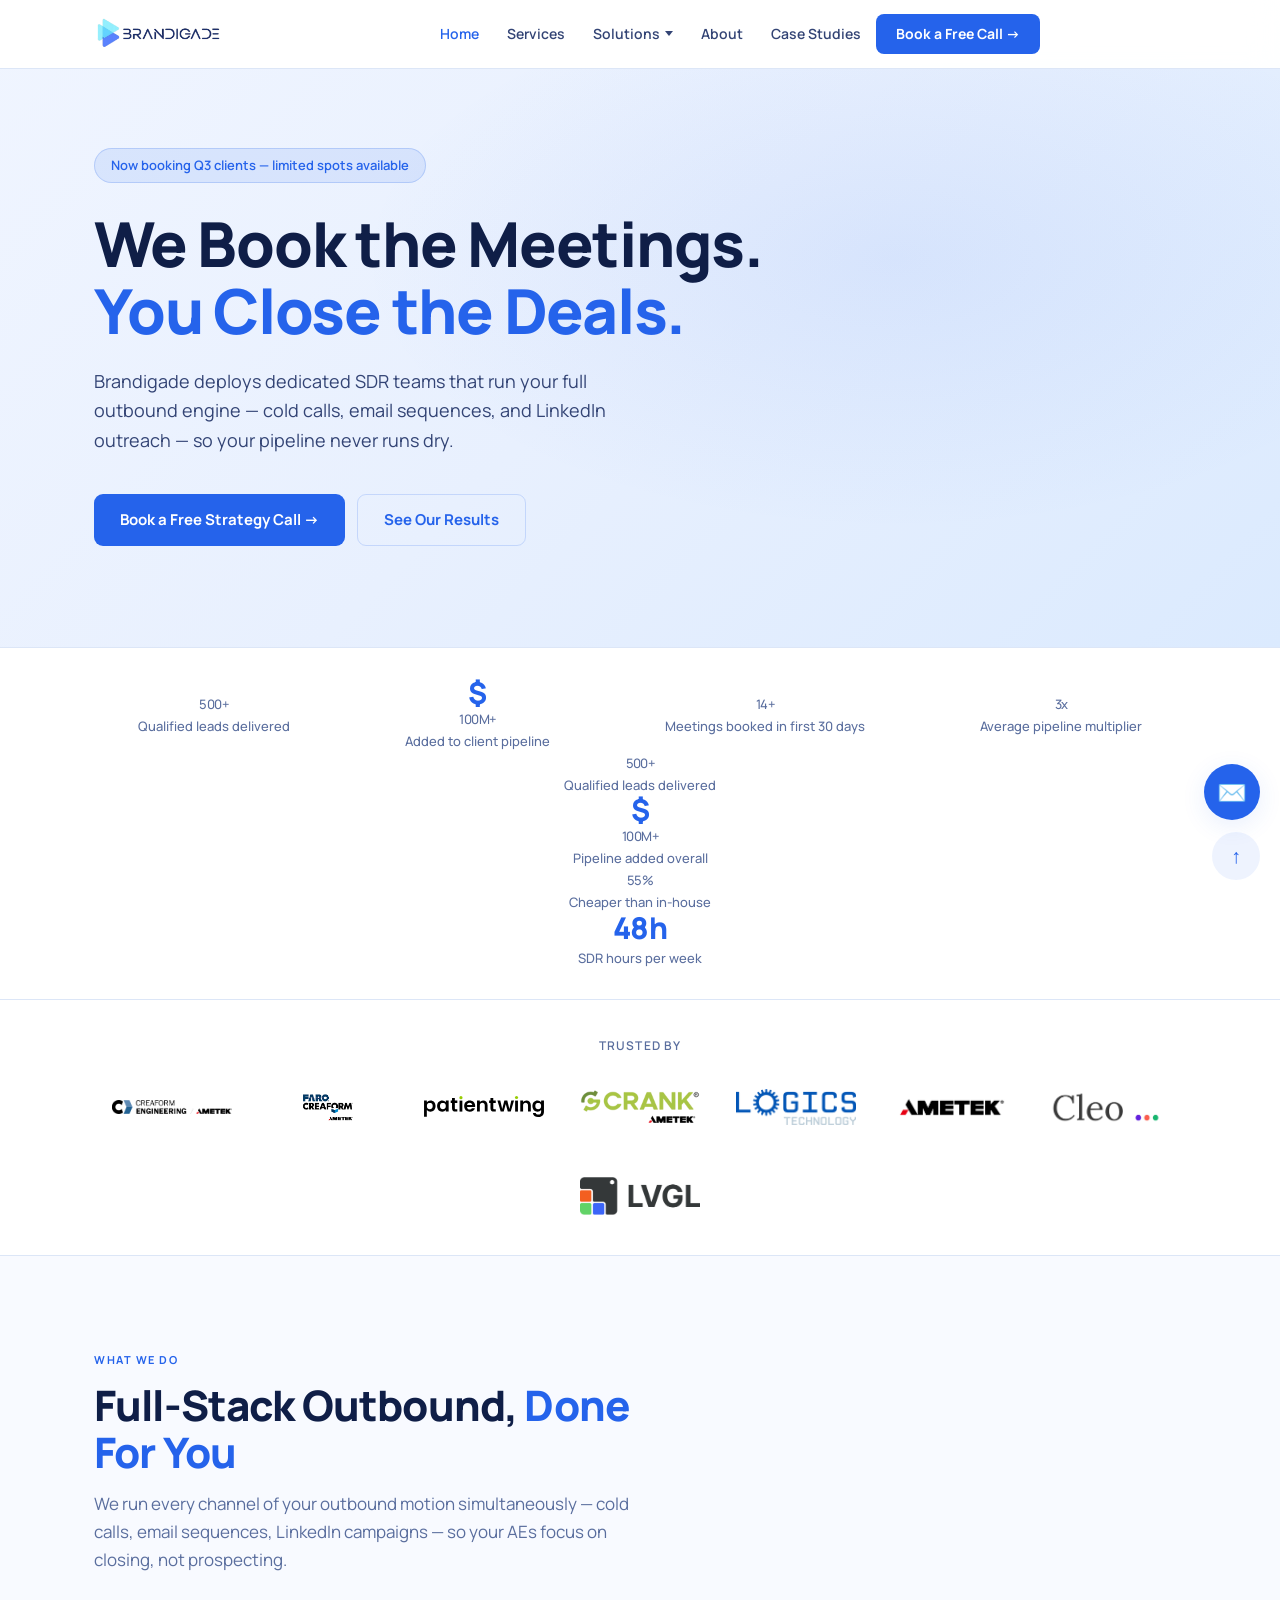
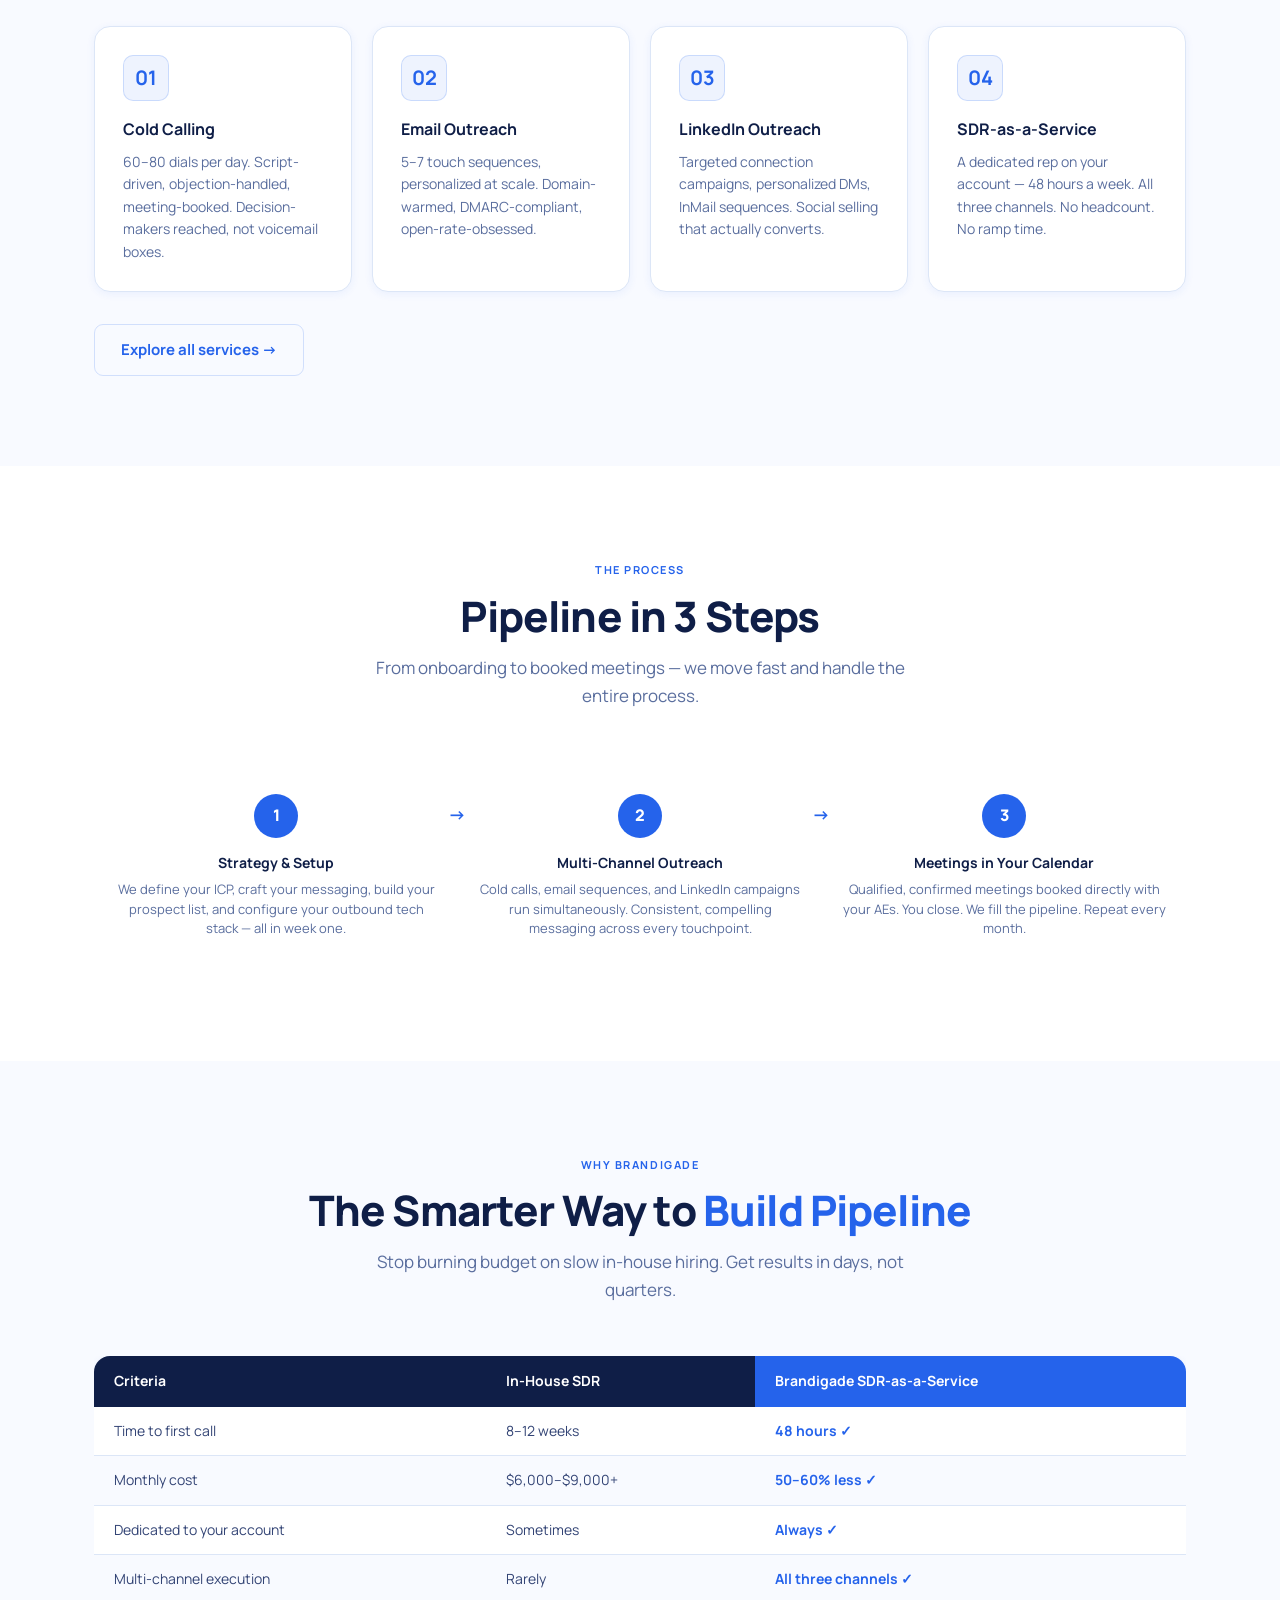
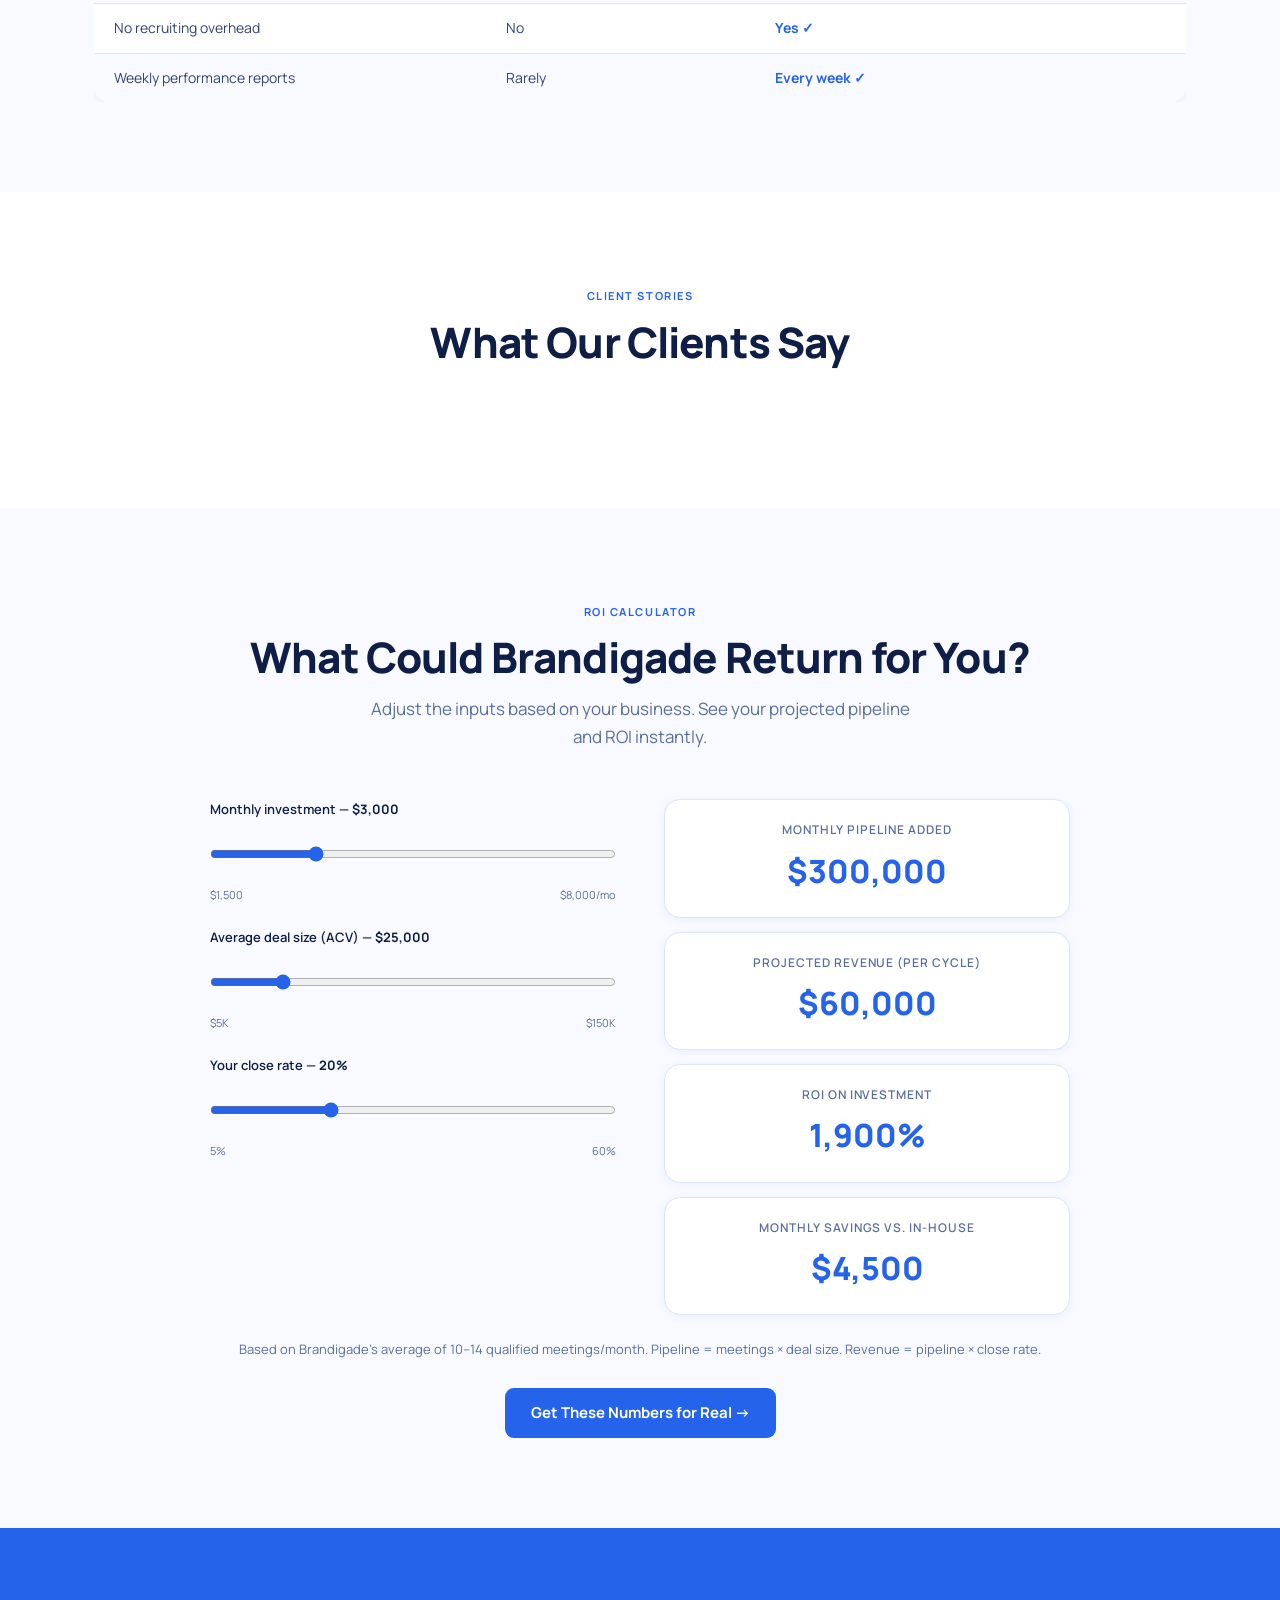
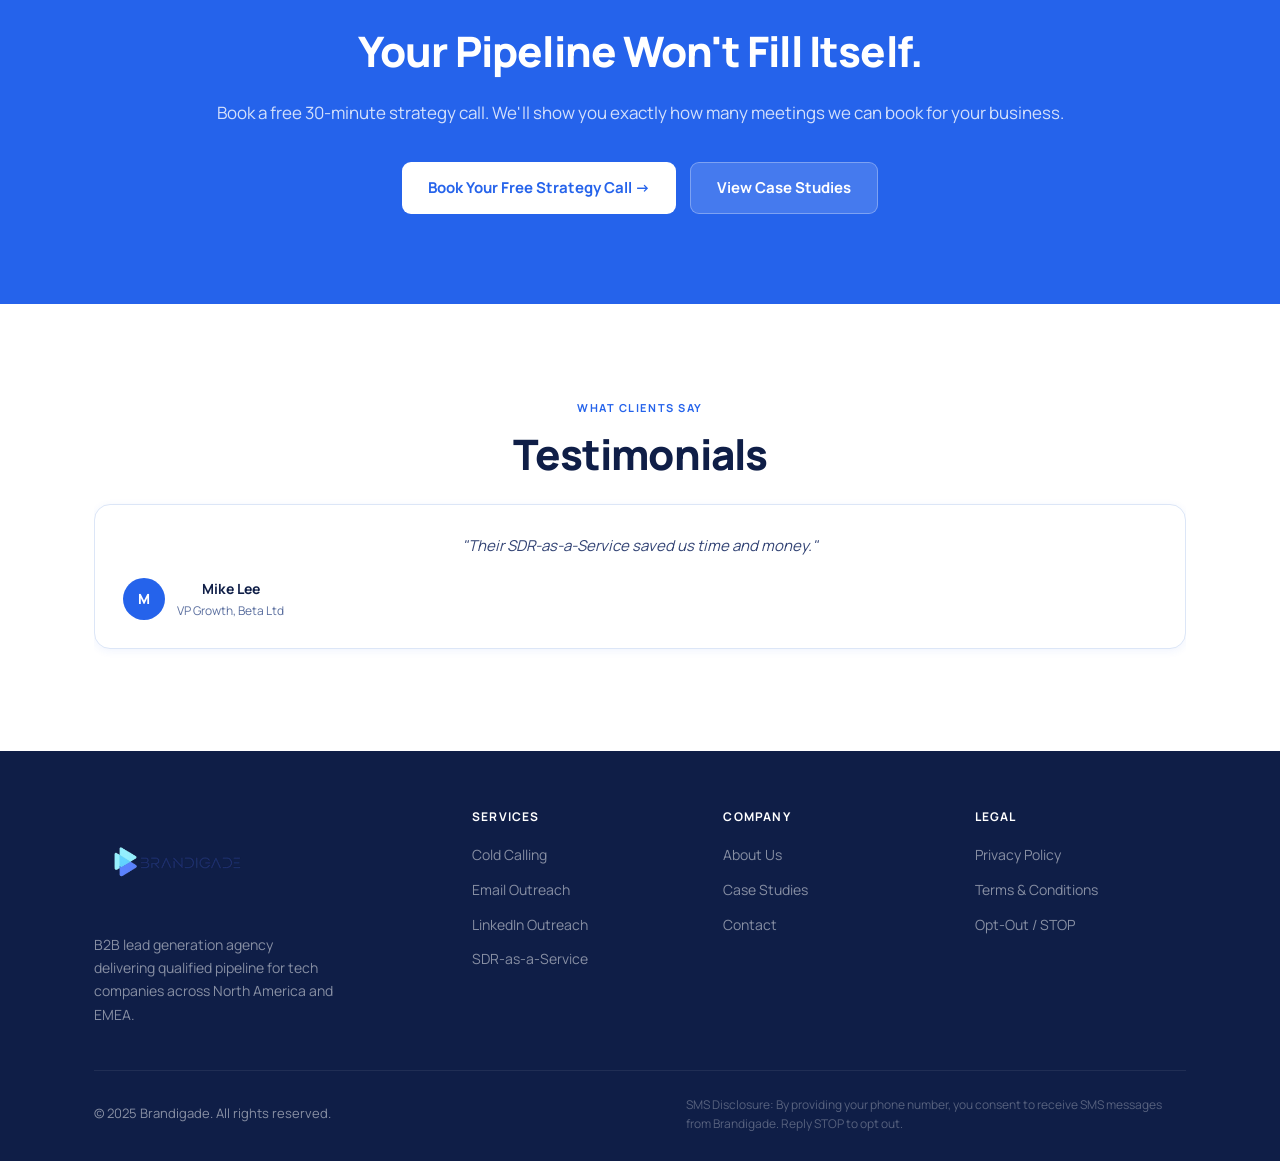
<file: index.html>
<!DOCTYPE html>
<html lang="en">

<head>
  <meta charset="UTF-8" />
  <meta name="viewport" content="width=device-width, initial-scale=1.0" />
  <title>Brandigade — B2B Lead Generation &amp; SDR Agency</title>
  <meta name="description"
    content="Brandigade books qualified sales meetings for B2B tech companies. Dedicated SDR teams running cold calls, email, and LinkedIn outreach — done for you." />
  <link rel="preconnect" href="https://fonts.googleapis.com" />
  <link rel="preconnect" href="https://fonts.gstatic.com" crossorigin />
  <link href="https://fonts.googleapis.com/css2?family=Manrope:wght@300;400;500;600;700;800&display=swap"
    rel="stylesheet" />
  <link rel="stylesheet" href="/styles.css" />
  <link rel="icon" href="/favicon.png">
  <script>
    function initApollo() {
      var n = Math.random().toString(36).substring(7), o = document.createElement("script");
      o.src = "https://assets.apollo.io/micro/website-tracker/tracker.iife.js?nocache=" + n, o.async = !0, o.defer = !0,
        o.onload = function () { window.trackingFunctions.onLoad({ appId: "6a284464f0919300207b88dd" }) },
        document.head.appendChild(o)
    } initApollo();
  </script>
</head>

<body>

  <nav class="nav" id="nav">
    <div class="nav-inner">
      <a href="/index.html" class="nav-logo"><img src="/12.png" alt="Brandigade" /></a>
      <ul class="nav-links" id="nav-links">
        <li><a href="/index.html" class="active">Home</a></li>
        <li><a href="/services.html">Services</a></li>
        <li>
          <button class="dd-toggle">Solutions</button>
          <div class="dropdown">
            <a href="/solutions-textile.html">
              <div class="dd-icon">T&amp;M</div>
              <div class="dd-text"><strong>Textile &amp; Manufacturing</strong><span>Connect manufacturers with EU &amp;
                  US buyers</span></div>
            </a>
          </div>
        </li>
        <li><a href="/about.html">About</a></li>
        <li><a href="/case-studies.html">Case Studies</a></li>
        <li><a href="/contact.html" class="nav-cta">Book a Free Call &rarr;</a></li>
      </ul>
      <button class="nav-toggle" id="nav-toggle" aria-label="Menu"><span></span><span></span><span></span></button>
    </div>
  </nav>

  <!-- HERO -->
  <section class="hero">
    <div class="container">
      <div class="hero-content">
        <div class="hero-badge">Now booking Q3 clients &mdash; limited spots available</div>
        <h1>We Book the Meetings.<br><em>You Close the Deals.</em></h1>
        <iframe width="180" height="180"
          src="https://clutch.co/share/badges/2643044/15452?utm_source=clutch_top_company_badge&utm_medium=image_embed"
          title="Top Clutch Bpo Company Arkansas 2026" style="border:none; float:right; margin-left:16px;"></iframe>
        <p>Brandigade deploys dedicated SDR teams that run your full outbound engine &mdash; cold calls, email
          sequences, and LinkedIn outreach &mdash; so your pipeline never runs dry.</p>
        <div class="hero-btns">
          <a href="/contact.html" class="btn btn-primary">Book a Free Strategy Call &rarr;</a>
          <a href="/case-studies.html" class="btn btn-ghost">See Our Results</a>
        </div>
      </div>
    </div>
  </section>



  <!-- STATS -->
  <div class="stats-bar">
    <div class="container">
          <div class="stats-inner">
      <div class="stat">
        <strong><span class="counter" data-target="500" data-suffix="+">0+</span></strong>
        <span>Qualified leads delivered</span>
      </div>
      <div class="stat">
        <strong>$<span class="counter" data-target="100" data-suffix="M+">0</span></strong>
        <span>Added to client pipeline</span>
      </div>
      <div class="stat">
        <strong><span class="counter" data-target="14" data-suffix="+">0+</span></strong>
        <span>Meetings booked in first 30 days</span>
      </div>
      <div class="stat">
        <strong><span class="counter" data-target="3" data-suffix="x">0</span></strong>
        <span>Average pipeline multiplier</span>
      </div>
    </div>
        <div class="stat"><strong><span class="counter" data-target="500"
              data-suffix="+">0+</span></strong><span>Qualified leads delivered</span></div>
        <div class="stat"><strong>$<span class="counter" data-target="100"
              data-suffix="M+">0</span></strong><span>Pipeline added overall</span></div>
        <div class="stat"><strong><span class="counter" data-target="55" data-suffix="%">0%</span></strong><span>Cheaper
            than in-house</span></div>
        <div class="stat"><strong>48h</strong><span>SDR hours per week</span></div>
      </div>
    </div>
  </div>

  <!-- TRUST -->
  <div class="trust-wrap" style="border-bottom:1px solid var(--border);">
    <div class="container">
      <p class="trust-label">Trusted by</p>
      <div class="trust-logos">
        <img src="/ce.png" alt="Creaform Engineering" class="trust-logo" />
        <img src="/FARO.png" alt="FARO" class="trust-logo" />
        <img src="/patientwing.svg" alt="PatientWing" class="trust-logo" />
        <img src="/crank.webp" alt="Crank Software" class="trust-logo" />
        <img src="/logis.avif" alt="Logics Technology" class="trust-logo" />
        <img src="/ametek-vector-logo.png" alt="AMETEK" class="trust-logo" />
        <img src="/cleohr.avif" alt="Cleo HR" class="trust-logo" />
        <img src="/lvgl.png" alt="LVGL" class="trust-logo" />
      </div>
    </div>
  </div>

  <!-- WHAT WE DO -->
  <section class="section section-alt">
    <div class="container">
      <div style="max-width:600px; margin-bottom:52px;">
        <div class="section-label">What We Do</div>
        <h2 class="section-title">Full-Stack Outbound, <em>Done For You</em></h2>
        <p class="section-sub">We run every channel of your outbound motion simultaneously &mdash; cold calls, email
          sequences, LinkedIn campaigns &mdash; so your AEs focus on closing, not prospecting.</p>
      </div>
      <div class="grid-4">
        <div class="card">
          <div class="card-icon">01</div>
          <h3>Cold Calling</h3>
          <p>60&ndash;80 dials per day. Script-driven, objection-handled, meeting-booked. Decision-makers reached, not
            voicemail boxes.</p>
        </div>
        <div class="card">
          <div class="card-icon">02</div>
          <h3>Email Outreach</h3>
          <p>5&ndash;7 touch sequences, personalized at scale. Domain-warmed, DMARC-compliant, open-rate-obsessed.</p>
        </div>
        <div class="card">
          <div class="card-icon">03</div>
          <h3>LinkedIn Outreach</h3>
          <p>Targeted connection campaigns, personalized DMs, InMail sequences. Social selling that actually converts.
          </p>
        </div>
        <div class="card">
          <div class="card-icon">04</div>
          <h3>SDR-as-a-Service</h3>
          <p>A dedicated rep on your account &mdash; 48 hours a week. All three channels. No headcount. No ramp time.
          </p>
        </div>
      </div>
      <div style="margin-top:32px;"><a href="/services.html" class="btn btn-ghost">Explore all services &rarr;</a></div>
    </div>
  </section>

  <!-- PROCESS -->
  <section class="section">
    <div class="container">
      <div class="centered" style="margin-bottom:52px;">
        <div class="section-label">The Process</div>
        <h2 class="section-title">Pipeline in 3 Steps</h2>
        <p class="section-sub">From onboarding to booked meetings &mdash; we move fast and handle the entire process.
        </p>
      </div>
      <div class="process">
        <div class="process-step">
          <div class="step-num">1</div>
          <h4>Strategy &amp; Setup</h4>
          <p>We define your ICP, craft your messaging, build your prospect list, and configure your outbound tech stack
            &mdash; all in week one.</p>
        </div>
        <div class="process-step">
          <div class="step-num">2</div>
          <h4>Multi-Channel Outreach</h4>
          <p>Cold calls, email sequences, and LinkedIn campaigns run simultaneously. Consistent, compelling messaging
            across every touchpoint.</p>
        </div>
        <div class="process-step">
          <div class="step-num">3</div>
          <h4>Meetings in Your Calendar</h4>
          <p>Qualified, confirmed meetings booked directly with your AEs. You close. We fill the pipeline. Repeat every
            month.</p>
        </div>
      </div>
    </div>
  </section>

  <!-- COMPARISON -->
  <section class="section section-alt">
    <div class="container">
      <div class="centered" style="margin-bottom:52px;">
        <div class="section-label">Why Brandigade</div>
        <h2 class="section-title">The Smarter Way to <em>Build Pipeline</em></h2>
        <p class="section-sub">Stop burning budget on slow in-house hiring. Get results in days, not quarters.</p>
      </div>
      <div style="overflow-x:auto;">
        <table class="compare-table">
          <thead>
            <tr>
              <th>Criteria</th>
              <th>In-House SDR</th>
              <th>Brandigade SDR-as-a-Service</th>
            </tr>
          </thead>
          <tbody>
            <tr>
              <td>Time to first call</td>
              <td>8&ndash;12 weeks</td>
              <td>48 hours &#10003;</td>
            </tr>
            <tr>
              <td>Monthly cost</td>
              <td>$6,000&ndash;$9,000+</td>
              <td>50&ndash;60% less &#10003;</td>
            </tr>
            <tr>
              <td>Dedicated to your account</td>
              <td>Sometimes</td>
              <td>Always &#10003;</td>
            </tr>
            <tr>
              <td>Multi-channel execution</td>
              <td>Rarely</td>
              <td>All three channels &#10003;</td>
            </tr>
            <tr>
              <td>No recruiting overhead</td>
              <td>No</td>
              <td>Yes &#10003;</td>
            </tr>
            <tr>
              <td>Weekly performance reports</td>
              <td>Rarely</td>
              <td>Every week &#10003;</td>
            </tr>
          </tbody>
        </table>
      </div>
    </div>
  </section>

  <!-- CLUTCH REVIEWS -->
  <section class="section">
    <div class="container">
      <div class="centered" style="margin-bottom:52px;">
        <div class="section-label">Client Stories</div>
        <h2 class="section-title">What Our Clients Say</h2>
      </div>
      <div style="display:flex; justify-content:center;">
        <div class="clutch-widget" data-url="https://widget.clutch.co" data-widget-type="3" data-height="320"
          data-nofollow="false" data-expandifr="true" data-scale="100" data-reviews="458948"
          data-clutchcompany-id="2643044"></div>
      </div>
    </div>
  </section>

  <!-- ROI CALCULATOR -->
  <section class="section section-alt">
    <div class="container">
      <div class="centered" style="margin-bottom:48px;">
        <div class="section-label">ROI Calculator</div>
        <h2 class="section-title">What Could Brandigade Return for You?</h2>
        <p class="section-sub">Adjust the inputs based on your business. See your projected pipeline and ROI instantly.
        </p>
      </div>
      <div
        style="display:grid; grid-template-columns:1fr 1fr; gap:48px; align-items:start; max-width:860px; margin:0 auto;">
        <div style="display:grid; gap:24px;">
          <div>
            <label>Monthly investment &mdash; <strong class="r-display" data-for="r-inv">$3,000</strong></label>
            <input type="range" id="r-inv" min="1500" max="8000" step="100" value="3000"
              style="width:100%; margin-top:8px; accent-color:var(--blue);" />
            <div
              style="display:flex; justify-content:space-between; font-size:11px; color:var(--text-light); margin-top:4px;">
              <span>$1,500</span><span>$8,000/mo</span>
            </div>
          </div>
          <div>
            <label>Average deal size (ACV) &mdash; <strong class="r-display" data-for="r-deal">$25,000</strong></label>
            <input type="range" id="r-deal" min="5000" max="150000" step="1000" value="25000"
              style="width:100%; margin-top:8px; accent-color:var(--blue);" />
            <div
              style="display:flex; justify-content:space-between; font-size:11px; color:var(--text-light); margin-top:4px;">
              <span>$5K</span><span>$150K</span>
            </div>
          </div>
          <div>
            <label>Your close rate &mdash; <strong class="r-display" data-for="r-rate">20%</strong></label>
            <input type="range" id="r-rate" min="5" max="60" step="1" value="20"
              style="width:100%; margin-top:8px; accent-color:var(--blue);" />
            <div
              style="display:flex; justify-content:space-between; font-size:11px; color:var(--text-light); margin-top:4px;">
              <span>5%</span><span>60%</span>
            </div>
          </div>
        </div>
        <div style="display:grid; gap:14px;">
          <div class="card" style="text-align:center; padding:20px;">
            <div
              style="font-size:12px; color:var(--text-light); font-weight:600; text-transform:uppercase; letter-spacing:0.08em; margin-bottom:6px;">
              Monthly Pipeline Added</div>
            <div style="font-size:32px; font-weight:800; color:var(--blue);" id="roi-pipeline">$300,000</div>
          </div>
          <div class="card" style="text-align:center; padding:20px;">
            <div
              style="font-size:12px; color:var(--text-light); font-weight:600; text-transform:uppercase; letter-spacing:0.08em; margin-bottom:6px;">
              Projected Revenue (per cycle)</div>
            <div style="font-size:32px; font-weight:800; color:var(--blue);" id="roi-revenue">$60,000</div>
          </div>
          <div class="card" style="text-align:center; padding:20px;">
            <div
              style="font-size:12px; color:var(--text-light); font-weight:600; text-transform:uppercase; letter-spacing:0.08em; margin-bottom:6px;">
              ROI on Investment</div>
            <div style="font-size:32px; font-weight:800; color:var(--blue);" id="roi-percent">1,900%</div>
          </div>
          <div class="card" style="text-align:center; padding:20px;">
            <div
              style="font-size:12px; color:var(--text-light); font-weight:600; text-transform:uppercase; letter-spacing:0.08em; margin-bottom:6px;">
              Monthly Savings vs. In-House</div>
            <div style="font-size:32px; font-weight:800; color:var(--blue);" id="roi-savings">$4,500</div>
          </div>
        </div>
      </div>
      <p style="text-align:center; font-size:13px; color:var(--text-light); margin-top:24px;">Based on Brandigade's
        average of 10&ndash;14 qualified meetings/month. Pipeline = meetings &times; deal size. Revenue = pipeline
        &times; close rate.</p>
      <div style="text-align:center; margin-top:28px;"><a href="/contact.html" class="btn btn-primary">Get These Numbers
          for Real &rarr;</a></div>
    </div>
  </section>

  <!-- CTA -->
  <section class="cta-section">
    <div class="container">
      <h2>Your Pipeline Won't Fill Itself.</h2>
      <p>Book a free 30-minute strategy call. We'll show you exactly how many meetings we can book for your business.
      </p>
      <div style="display:flex; gap:14px; justify-content:center; flex-wrap:wrap;">
        <a href="/contact.html" class="btn btn-white">Book Your Free Strategy Call &rarr;</a>
        <a href="/case-studies.html" class="btn"
          style="background:rgba(255,255,255,0.15); color:#fff; border:1.5px solid rgba(255,255,255,0.3);">View Case
          Studies</a>
      </div>
    </div>
  </section>

<!-- EMAIL BUTTON -->
<a href="mailto:info@brandigade.com" class="email-float" aria-label="Email Brandigade">✉️</a>

<!-- BACK TO TOP -->
<button class="backtop-float" aria-label="Back to top">↑</button>

<!-- TESTIMONIALS -->
<section class="section testi-section">
  <div class="container centered">
    <div class="section-label">What Clients Say</div>
    <h2 class="section-title">Testimonials</h2>
    <div class="testi-carousel">
      <!-- slide -->
      <div class="slide">
        <div class="testi">
          <div class="testi-text">"Their SDR‑as‑a‑Service saved us time and money."</div>
          <div class="testi-author">
            <div class="avatar">M</div>
            <div>
              <div class="testi-name">Mike Lee</div>
              <div class="testi-role">VP Growth, Beta Ltd</div>
            </div>
          </div>
        </div>
      </div>
    </div>
  </div>
</section>

  <footer>
    <div class="container">
      <div class="footer-grid">
        <div class="footer-brand"><img src="/12.png" alt="Brandigade" style="height:112px;" />
          <p>B2B lead generation agency delivering qualified pipeline for tech companies across North America and EMEA.
          </p>
        </div>
        <div class="footer-col">
          <h5>Services</h5>
          <ul>
            <li><a href="/services.html">Cold Calling</a></li>
            <li><a href="/services.html">Email Outreach</a></li>
            <li><a href="/services.html">LinkedIn Outreach</a></li>
            <li><a href="/services.html">SDR-as-a-Service</a></li>
          </ul>
        </div>
        <div class="footer-col">
          <h5>Company</h5>
          <ul>
            <li><a href="/about.html">About Us</a></li>
            <li><a href="/case-studies.html">Case Studies</a></li>
            <li><a href="/contact.html">Contact</a></li>
          </ul>
        </div>
        <div class="footer-col">
          <h5>Legal</h5>
          <ul>
            <li><a href="/privacy.html">Privacy Policy</a></li>
            <li><a href="/terms.html">Terms &amp; Conditions</a></li>
            <li><a href="/contact.html">Opt-Out / STOP</a></li>
          </ul>
        </div>
      </div>
      <div class="footer-bottom">
        <p>&copy; 2025 Brandigade. All rights reserved.</p>
        <p style="font-size:12px;color:rgba(255,255,255,0.3);max-width:500px;">SMS Disclosure: By providing your phone
          number, you consent to receive SMS messages from Brandigade. Reply STOP to opt out.</p>
      </div>
    </div>
  </footer>
  <script type="text/javascript" src="https://widget.clutch.co/static/js/widget.js"></script>



  <div class="clutch-widget" data-url="https://widget.clutch.co" data-widget-type="7" data-height="65"
    data-nofollow="false" data-expandifr="true" data-scale="100" data-clutchcompany-id="2643044"></div>
  <script src="/script.js"></script>
</body>

</html>
</file>
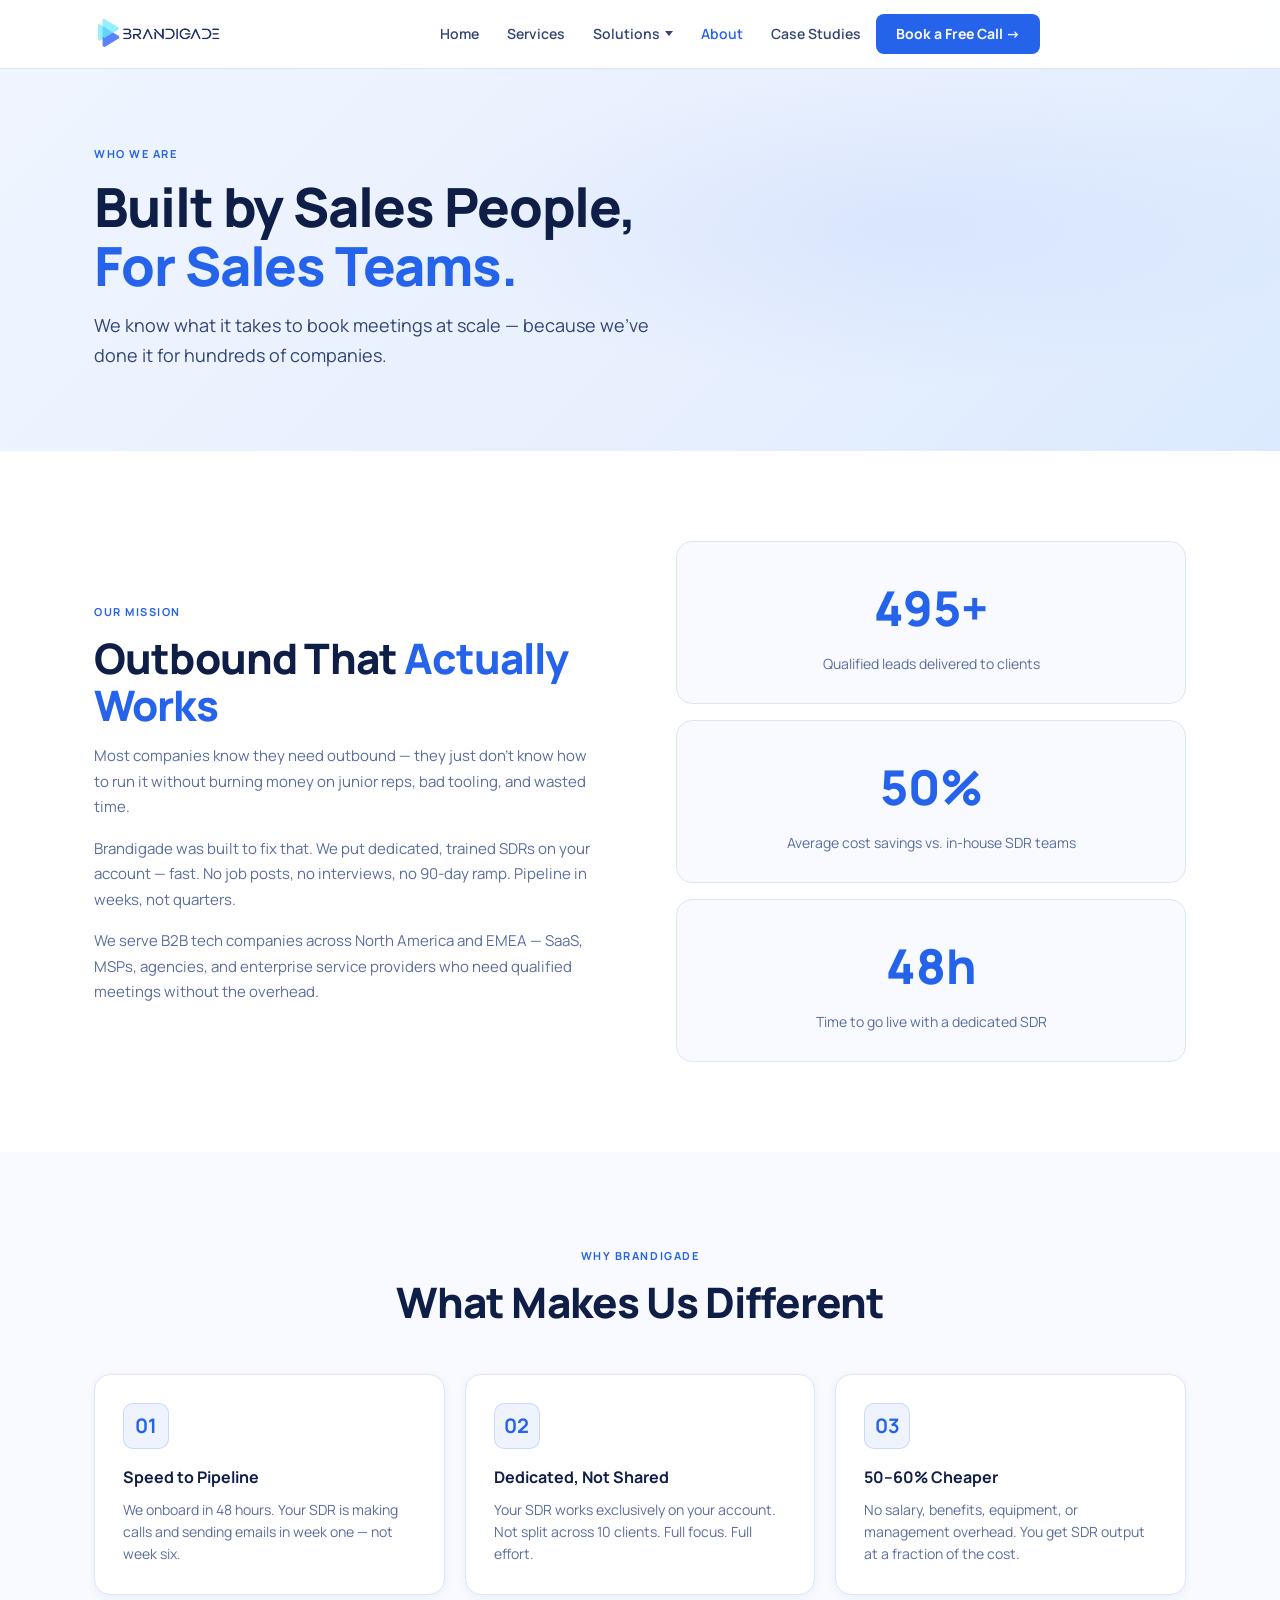
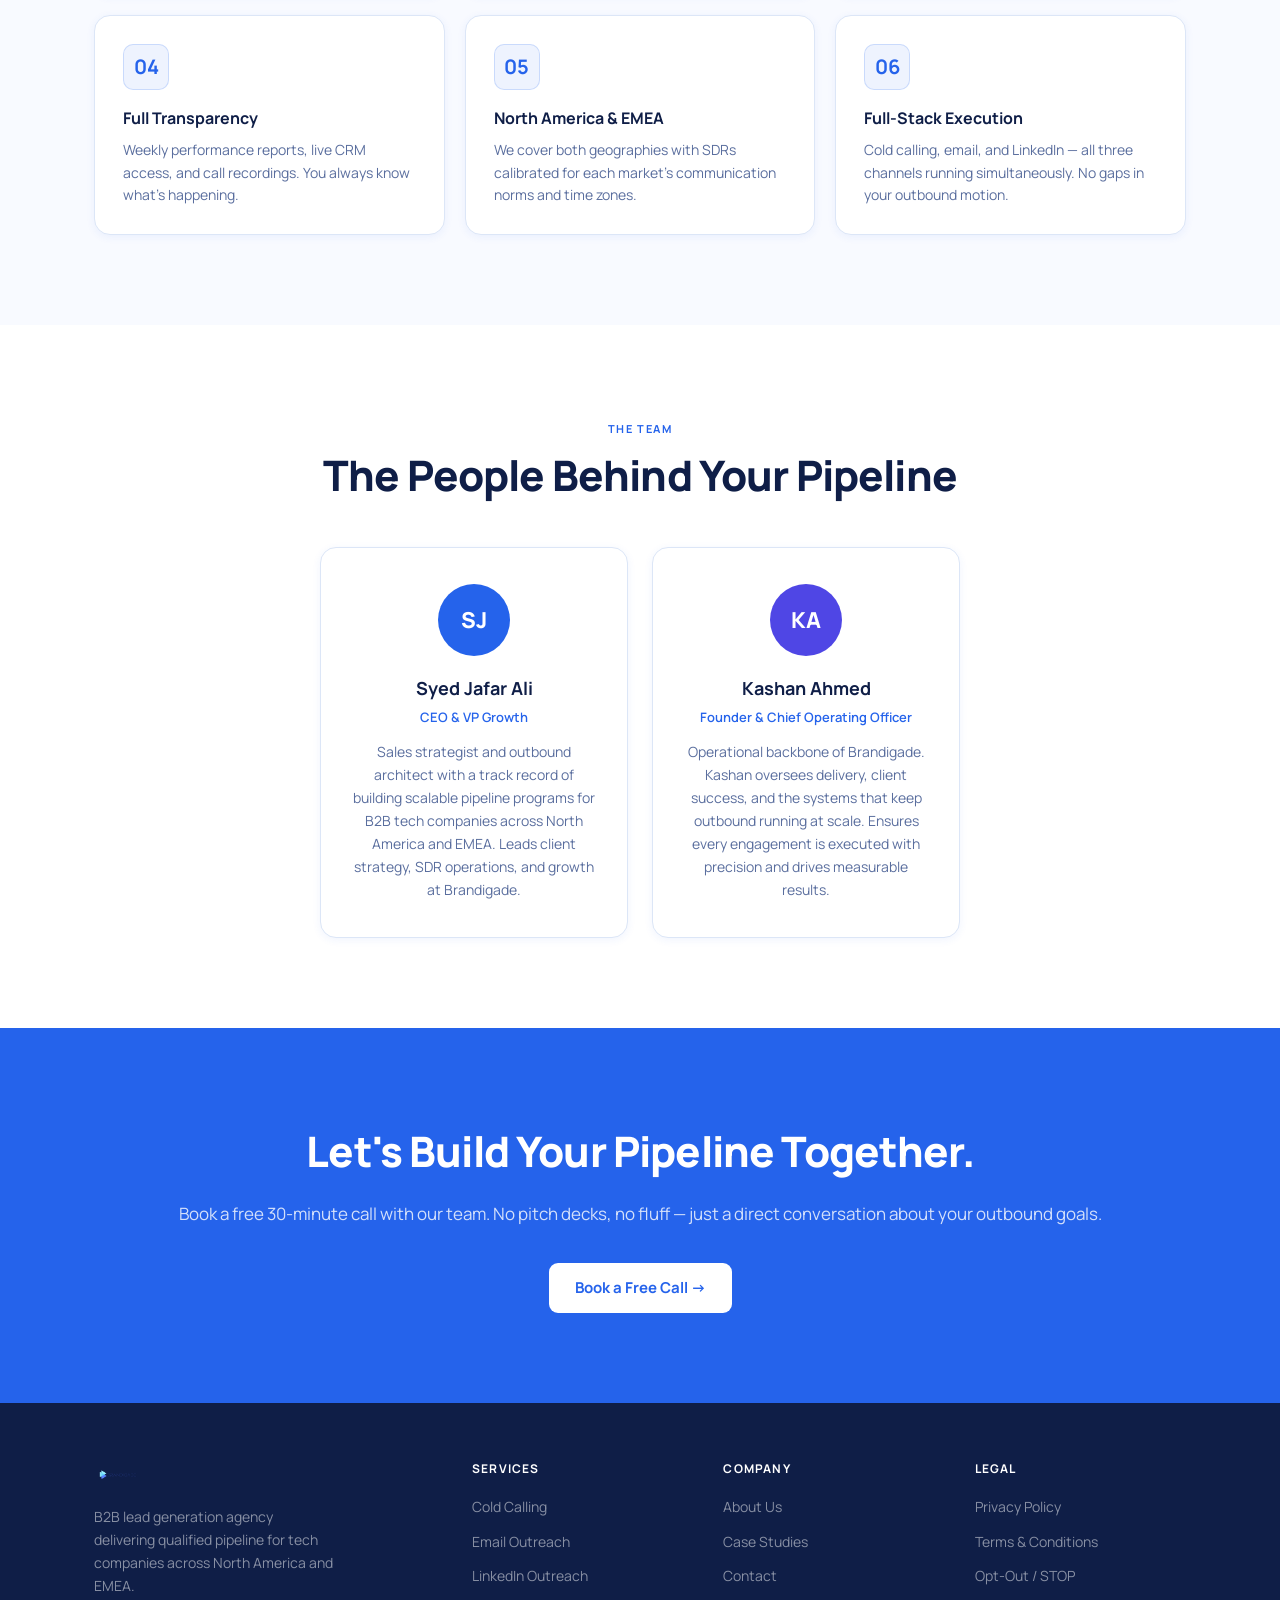
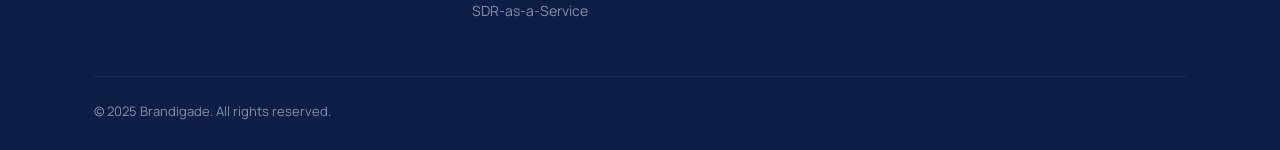
<file: about.html>
<!DOCTYPE html>
<html lang="en">
<head>
  <meta charset="UTF-8" /><meta name="viewport" content="width=device-width, initial-scale=1.0" />
  <title>About — Brandigade</title>
  <meta name="description" content="Brandigade is a B2B SDR agency built for tech companies who need pipeline without the overhead." />
  <link rel="preconnect" href="https://fonts.googleapis.com" /><link rel="preconnect" href="https://fonts.gstatic.com" crossorigin />
  <link href="https://fonts.googleapis.com/css2?family=Manrope:wght@300;400;500;600;700;800&display=swap" rel="stylesheet" />
  <link rel="stylesheet" href="/styles.css" />
</head>
<body>
<nav class="nav" id="nav">
  <div class="nav-inner">
    <a href="/index.html" class="nav-logo"><img src="/12.png" alt="Brandigade" /></a>
    <ul class="nav-links" id="nav-links">
      <li><a href="/index.html">Home</a></li>
      <li><a href="/services.html">Services</a></li>
      <li><button class="dd-toggle">Solutions</button><div class="dropdown"><a href="/solutions-textile.html"><div class="dd-icon">T&amp;M</div><div class="dd-text"><strong>Textile &amp; Manufacturing</strong><span>Connect manufacturers with EU &amp; US buyers</span></div></a></div></li>
      <li><a href="/about.html" class="active">About</a></li>
      <li><a href="/case-studies.html">Case Studies</a></li>
      <li><a href="/contact.html" class="nav-cta">Book a Free Call &rarr;</a></li>
    </ul>
    <button class="nav-toggle" id="nav-toggle" aria-label="Menu"><span></span><span></span><span></span></button>
  </div>
</nav>

<section class="page-hero">
  <div class="container"><div class="page-hero-inner">
    <div class="section-label">Who We Are</div>
    <h1>Built by Sales People,<br><em>For Sales Teams.</em></h1>
    <p>We know what it takes to book meetings at scale &mdash; because we've done it for hundreds of companies.</p>
  </div></div>
</section>

<!-- MISSION -->
<section class="section">
  <div class="container">
    <div class="split">
      <div>
        <div class="section-label">Our Mission</div>
        <h2 class="section-title">Outbound That <em>Actually Works</em></h2>
        <p style="font-size:15px; color:var(--text-light); line-height:1.7; margin-bottom:16px;">Most companies know they need outbound &mdash; they just don't know how to run it without burning money on junior reps, bad tooling, and wasted time.</p>
        <p style="font-size:15px; color:var(--text-light); line-height:1.7; margin-bottom:16px;">Brandigade was built to fix that. We put dedicated, trained SDRs on your account &mdash; fast. No job posts, no interviews, no 90-day ramp. Pipeline in weeks, not quarters.</p>
        <p style="font-size:15px; color:var(--text-light); line-height:1.7;">We serve B2B tech companies across North America and EMEA &mdash; SaaS, MSPs, agencies, and enterprise service providers who need qualified meetings without the overhead.</p>
      </div>
      <div style="display:grid; gap:16px;">
        <div style="text-align:center; padding:28px; background:var(--off-white); border-radius:var(--radius-lg); border:1px solid var(--border);"><div style="font-size:48px; font-weight:800; color:var(--blue);"><span class="counter" data-target="500" data-suffix="+">0+</span></div><div style="font-size:14px; color:var(--text-light); margin-top:6px;">Qualified leads delivered to clients</div></div>
        <div style="text-align:center; padding:28px; background:var(--off-white); border-radius:var(--radius-lg); border:1px solid var(--border);"><div style="font-size:48px; font-weight:800; color:var(--blue);">50%</div><div style="font-size:14px; color:var(--text-light); margin-top:6px;">Average cost savings vs. in-house SDR teams</div></div>
        <div style="text-align:center; padding:28px; background:var(--off-white); border-radius:var(--radius-lg); border:1px solid var(--border);"><div style="font-size:48px; font-weight:800; color:var(--blue);">48h</div><div style="font-size:14px; color:var(--text-light); margin-top:6px;">Time to go live with a dedicated SDR</div></div>
      </div>
    </div>
  </div>
</section>

<!-- DIFFERENTIATORS -->
<section class="section section-alt">
  <div class="container">
    <div class="centered" style="margin-bottom:48px;">
      <div class="section-label">Why Brandigade</div>
      <h2 class="section-title">What Makes Us Different</h2>
    </div>
    <div class="grid-3">
      <div class="card"><div class="card-icon">01</div><h3>Speed to Pipeline</h3><p>We onboard in 48 hours. Your SDR is making calls and sending emails in week one &mdash; not week six.</p></div>
      <div class="card"><div class="card-icon">02</div><h3>Dedicated, Not Shared</h3><p>Your SDR works exclusively on your account. Not split across 10 clients. Full focus. Full effort.</p></div>
      <div class="card"><div class="card-icon">03</div><h3>50&ndash;60% Cheaper</h3><p>No salary, benefits, equipment, or management overhead. You get SDR output at a fraction of the cost.</p></div>
      <div class="card"><div class="card-icon">04</div><h3>Full Transparency</h3><p>Weekly performance reports, live CRM access, and call recordings. You always know what's happening.</p></div>
      <div class="card"><div class="card-icon">05</div><h3>North America &amp; EMEA</h3><p>We cover both geographies with SDRs calibrated for each market's communication norms and time zones.</p></div>
      <div class="card"><div class="card-icon">06</div><h3>Full-Stack Execution</h3><p>Cold calling, email, and LinkedIn &mdash; all three channels running simultaneously. No gaps in your outbound motion.</p></div>
    </div>
  </div>
</section>

<!-- TEAM -->
<section class="section">
  <div class="container">
    <div class="centered" style="margin-bottom:48px;">
      <div class="section-label">The Team</div>
      <h2 class="section-title">The People Behind Your Pipeline</h2>
    </div>
    <div style="display:grid; grid-template-columns:repeat(auto-fit,minmax(260px,1fr)); gap:24px; max-width:640px; margin:0 auto;">
      <div class="team-card"><div class="team-avatar">SJ</div><h3>Syed Jafar Ali</h3><div class="role">CEO &amp; VP Growth</div><p>Sales strategist and outbound architect with a track record of building scalable pipeline programs for B2B tech companies across North America and EMEA. Leads client strategy, SDR operations, and growth at Brandigade.</p></div>
      <div class="team-card"><div class="team-avatar" style="background:#4f46e5;">KA</div><h3>Kashan Ahmed</h3><div class="role">Founder &amp; Chief Operating Officer</div><p>Operational backbone of Brandigade. Kashan oversees delivery, client success, and the systems that keep outbound running at scale. Ensures every engagement is executed with precision and drives measurable results.</p></div>
    </div>
  </div>
</section>

<!-- CTA -->
<section class="cta-section">
  <div class="container">
    <h2>Let's Build Your Pipeline Together.</h2>
    <p>Book a free 30-minute call with our team. No pitch decks, no fluff &mdash; just a direct conversation about your outbound goals.</p>
    <a href="/contact.html" class="btn btn-white">Book a Free Call &rarr;</a>
  </div>
</section>

<footer>
  <div class="container">
    <div class="footer-grid">
      <div class="footer-brand"><img src="/12.png" alt="Brandigade" style="height:32px;" /><p>B2B lead generation agency delivering qualified pipeline for tech companies across North America and EMEA.</p></div>
      <div class="footer-col"><h5>Services</h5><ul><li><a href="/services.html">Cold Calling</a></li><li><a href="/services.html">Email Outreach</a></li><li><a href="/services.html">LinkedIn Outreach</a></li><li><a href="/services.html">SDR-as-a-Service</a></li></ul></div>
      <div class="footer-col"><h5>Company</h5><ul><li><a href="/about.html">About Us</a></li><li><a href="/case-studies.html">Case Studies</a></li><li><a href="/contact.html">Contact</a></li></ul></div>
      <div class="footer-col"><h5>Legal</h5><ul><li><a href="/privacy.html">Privacy Policy</a></li><li><a href="/terms.html">Terms &amp; Conditions</a></li><li><a href="/contact.html">Opt-Out / STOP</a></li></ul></div>
    </div>
    <div class="footer-bottom"><p>&copy; 2025 Brandigade. All rights reserved.</p></div>
  </div>
</footer>
<script src="/script.js"></script>
</body>
</html>
</file>
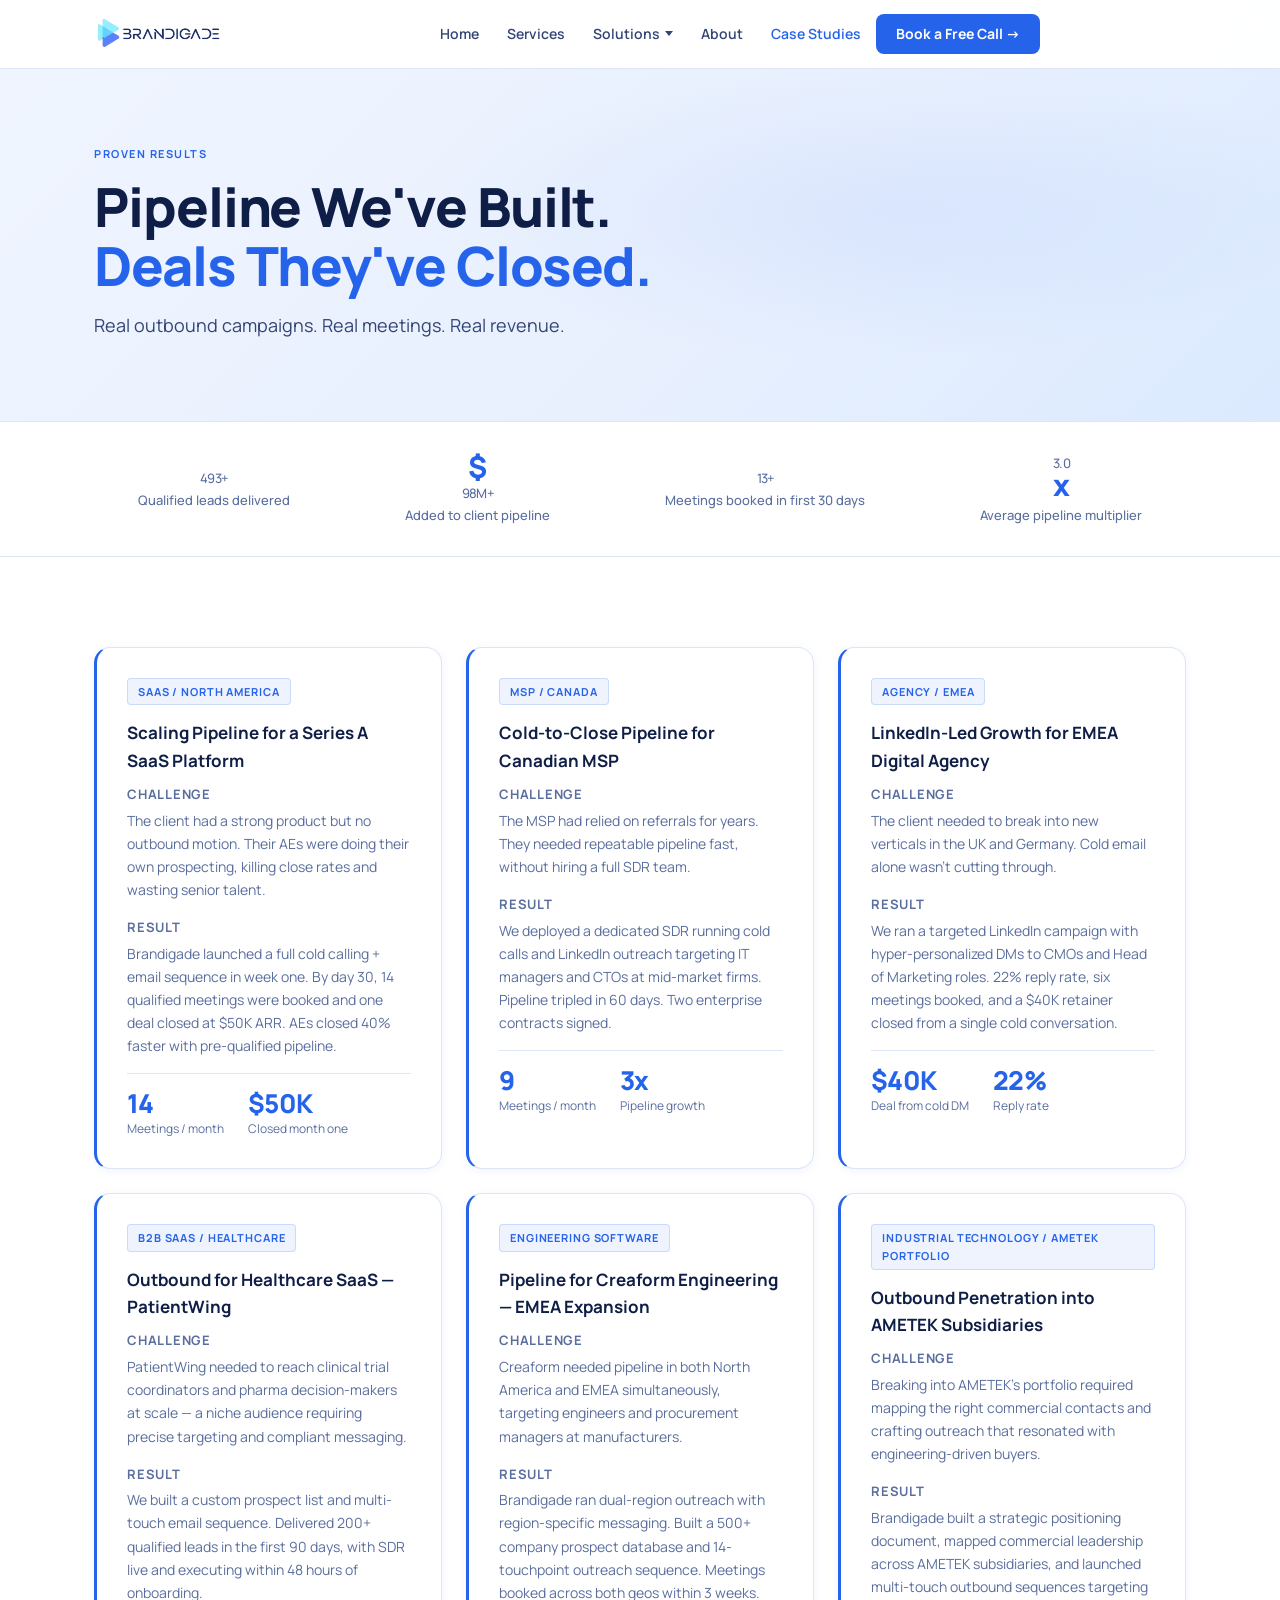
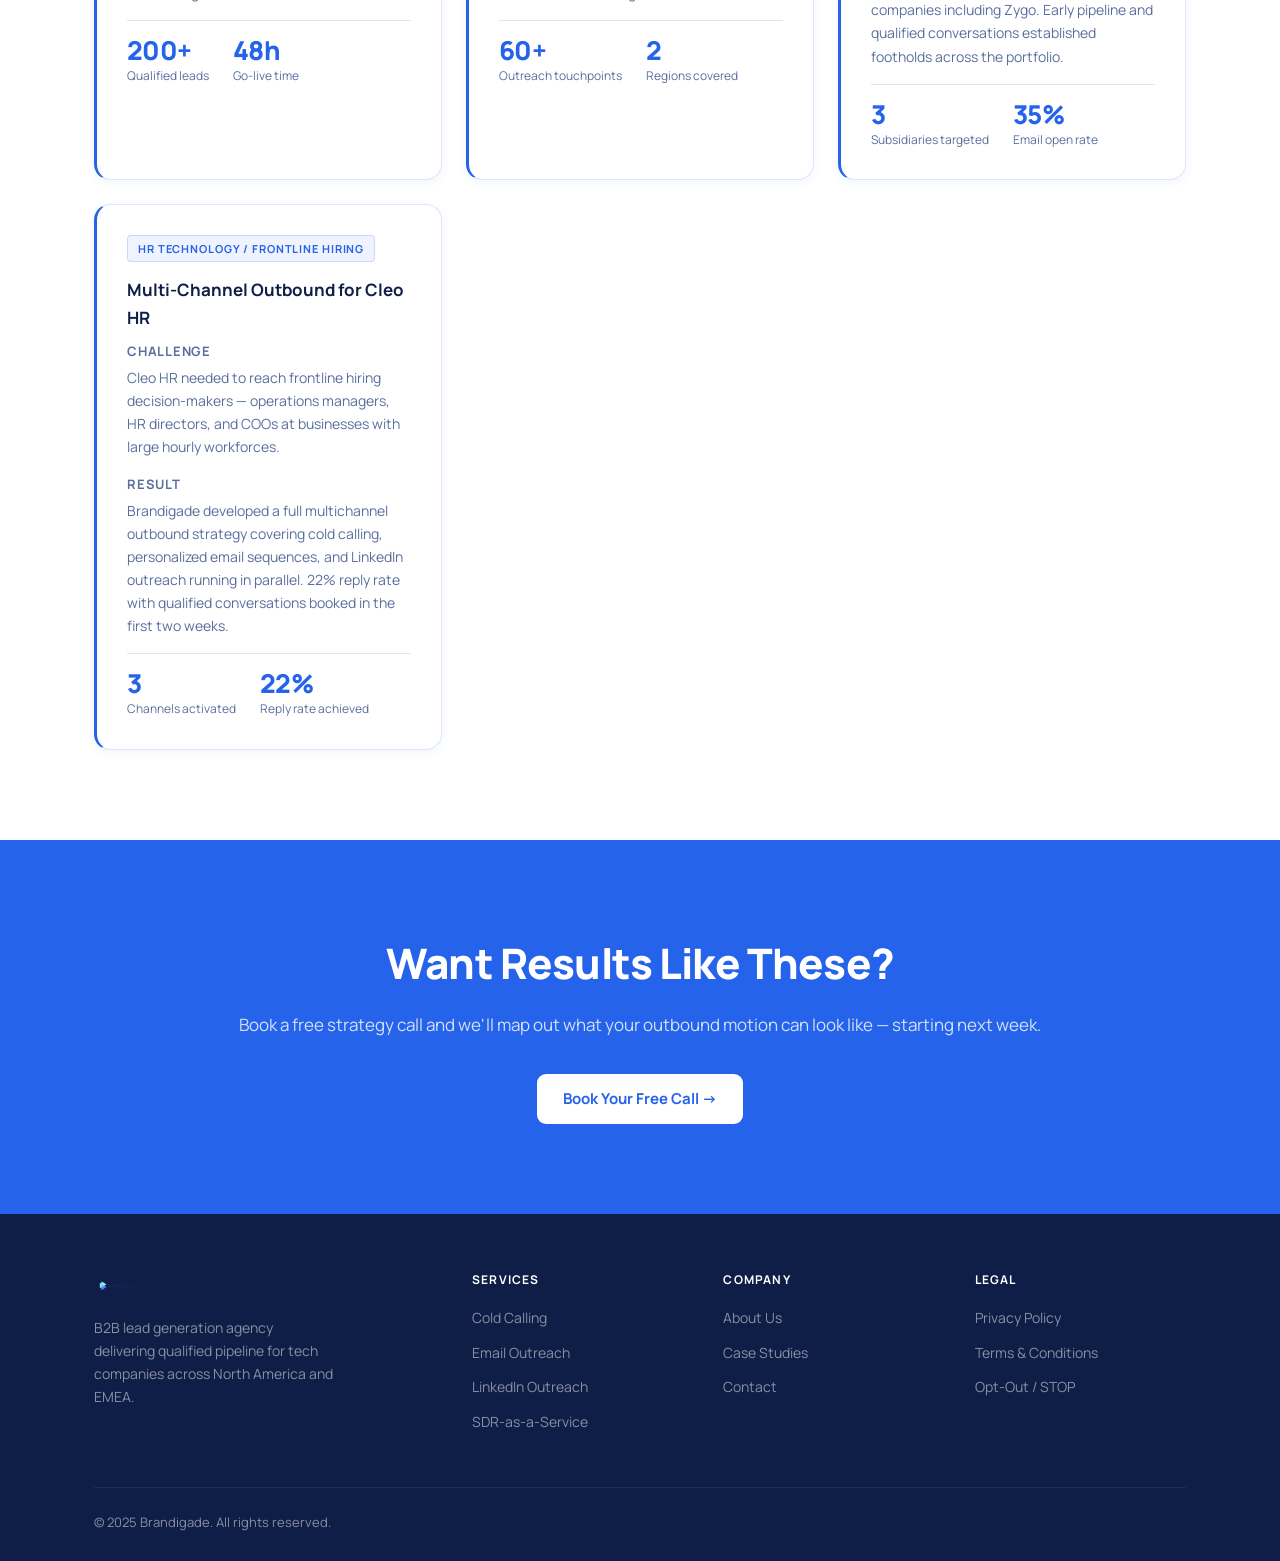
<file: case-studies.html>
<!DOCTYPE html>
<html lang="en">
<head>
  <meta charset="UTF-8" /><meta name="viewport" content="width=device-width, initial-scale=1.0" />
  <title>Case Studies — Brandigade</title>
  <meta name="description" content="See how Brandigade generates qualified pipeline for B2B tech companies. Real results from real outbound campaigns." />
  <link rel="preconnect" href="https://fonts.googleapis.com" /><link rel="preconnect" href="https://fonts.gstatic.com" crossorigin />
  <link href="https://fonts.googleapis.com/css2?family=Manrope:wght@300;400;500;600;700;800&display=swap" rel="stylesheet" />
  <link rel="stylesheet" href="/styles.css" />
</head>
<body>
<nav class="nav" id="nav">
  <div class="nav-inner">
    <a href="/index.html" class="nav-logo"><img src="/12.png" alt="Brandigade" /></a>
    <ul class="nav-links" id="nav-links">
      <li><a href="/index.html">Home</a></li>
      <li><a href="/services.html">Services</a></li>
      <li><button class="dd-toggle">Solutions</button><div class="dropdown"><a href="/solutions-textile.html"><div class="dd-icon">T&amp;M</div><div class="dd-text"><strong>Textile &amp; Manufacturing</strong><span>Connect manufacturers with EU &amp; US buyers</span></div></a></div></li>
      <li><a href="/about.html">About</a></li>
      <li><a href="/case-studies.html" class="active">Case Studies</a></li>
      <li><a href="/contact.html" class="nav-cta">Book a Free Call &rarr;</a></li>
    </ul>
    <button class="nav-toggle" id="nav-toggle" aria-label="Menu"><span></span><span></span><span></span></button>
  </div>
</nav>

<section class="page-hero">
  <div class="container"><div class="page-hero-inner">
    <div class="section-label">Proven Results</div>
    <h1>Pipeline We've Built.<br><em>Deals They've Closed.</em></h1>
    <p>Real outbound campaigns. Real meetings. Real revenue.</p>
  </div></div>
</section>

<!-- STATS -->
<div class="stats-bar">
  <div class="container">
    <div class="stats-inner">
      <div class="stat"><strong><span class="counter" data-target="500" data-suffix="+">0</span></strong><span>Qualified leads delivered</span></div>
      <div class="stat"><strong>$<span class="counter" data-target="100" data-suffix="M+">0</span></strong><span>Added to client pipeline</span></div>
      <div class="stat"><strong><span class="counter" data-target="14" data-suffix="+">0</span></strong><span>Meetings booked in first 30 days</span></div>
      <div class="stat"><strong><span class="counter" data-target="3" data-float="true">0</span>x</strong><span>Average pipeline multiplier</span></div>
    </div>
  </div>
</div>

<section class="section">
  <div class="container">
    <div class="grid-2" style="gap:24px;">

      <div class="case-card">
        <div class="case-tag">SaaS / North America</div>
        <h3>Scaling Pipeline for a Series A SaaS Platform</h3>
        <div class="challenge">Challenge</div>
        <p>The client had a strong product but no outbound motion. Their AEs were doing their own prospecting, killing close rates and wasting senior talent.</p>
        <div class="challenge">Result</div>
        <p>Brandigade launched a full cold calling + email sequence in week one. By day 30, 14 qualified meetings were booked and one deal closed at $50K ARR. AEs closed 40% faster with pre-qualified pipeline.</p>
        <div class="case-results">
          <div class="result"><strong>14</strong><span>Meetings / month</span></div>
          <div class="result"><strong>$50K</strong><span>Closed month one</span></div>
        </div>
      </div>

      <div class="case-card">
        <div class="case-tag">MSP / Canada</div>
        <h3>Cold-to-Close Pipeline for Canadian MSP</h3>
        <div class="challenge">Challenge</div>
        <p>The MSP had relied on referrals for years. They needed repeatable pipeline fast, without hiring a full SDR team.</p>
        <div class="challenge">Result</div>
        <p>We deployed a dedicated SDR running cold calls and LinkedIn outreach targeting IT managers and CTOs at mid-market firms. Pipeline tripled in 60 days. Two enterprise contracts signed.</p>
        <div class="case-results">
          <div class="result"><strong>9</strong><span>Meetings / month</span></div>
          <div class="result"><strong>3x</strong><span>Pipeline growth</span></div>
        </div>
      </div>

      <div class="case-card">
        <div class="case-tag">Agency / EMEA</div>
        <h3>LinkedIn-Led Growth for EMEA Digital Agency</h3>
        <div class="challenge">Challenge</div>
        <p>The client needed to break into new verticals in the UK and Germany. Cold email alone wasn't cutting through.</p>
        <div class="challenge">Result</div>
        <p>We ran a targeted LinkedIn campaign with hyper-personalized DMs to CMOs and Head of Marketing roles. 22% reply rate, six meetings booked, and a $40K retainer closed from a single cold conversation.</p>
        <div class="case-results">
          <div class="result"><strong>$40K</strong><span>Deal from cold DM</span></div>
          <div class="result"><strong>22%</strong><span>Reply rate</span></div>
        </div>
      </div>

      <div class="case-card">
        <div class="case-tag">B2B SaaS / Healthcare</div>
        <h3>Outbound for Healthcare SaaS — PatientWing</h3>
        <div class="challenge">Challenge</div>
        <p>PatientWing needed to reach clinical trial coordinators and pharma decision-makers at scale &mdash; a niche audience requiring precise targeting and compliant messaging.</p>
        <div class="challenge">Result</div>
        <p>We built a custom prospect list and multi-touch email sequence. Delivered 200+ qualified leads in the first 90 days, with SDR live and executing within 48 hours of onboarding.</p>
        <div class="case-results">
          <div class="result"><strong>200+</strong><span>Qualified leads</span></div>
          <div class="result"><strong>48h</strong><span>Go-live time</span></div>
        </div>
      </div>

      <div class="case-card">
        <div class="case-tag">Engineering Software</div>
        <h3>Pipeline for Creaform Engineering — EMEA Expansion</h3>
        <div class="challenge">Challenge</div>
        <p>Creaform needed pipeline in both North America and EMEA simultaneously, targeting engineers and procurement managers at manufacturers.</p>
        <div class="challenge">Result</div>
        <p>Brandigade ran dual-region outreach with region-specific messaging. Built a 500+ company prospect database and 14-touchpoint outreach sequence. Meetings booked across both geos within 3 weeks.</p>
        <div class="case-results">
          <div class="result"><strong>60+</strong><span>Outreach touchpoints</span></div>
          <div class="result"><strong>2</strong><span>Regions covered</span></div>
        </div>
      </div>

      <div class="case-card">
        <div class="case-tag">Industrial Technology / AMETEK Portfolio</div>
        <h3>Outbound Penetration into AMETEK Subsidiaries</h3>
        <div class="challenge">Challenge</div>
        <p>Breaking into AMETEK's portfolio required mapping the right commercial contacts and crafting outreach that resonated with engineering-driven buyers.</p>
        <div class="challenge">Result</div>
        <p>Brandigade built a strategic positioning document, mapped commercial leadership across AMETEK subsidiaries, and launched multi-touch outbound sequences targeting companies including Zygo. Early pipeline and qualified conversations established footholds across the portfolio.</p>
        <div class="case-results">
          <div class="result"><strong>3</strong><span>Subsidiaries targeted</span></div>
          <div class="result"><strong>35%</strong><span>Email open rate</span></div>
        </div>
      </div>

      <div class="case-card">
        <div class="case-tag">HR Technology / Frontline Hiring</div>
        <h3>Multi-Channel Outbound for Cleo HR</h3>
        <div class="challenge">Challenge</div>
        <p>Cleo HR needed to reach frontline hiring decision-makers &mdash; operations managers, HR directors, and COOs at businesses with large hourly workforces.</p>
        <div class="challenge">Result</div>
        <p>Brandigade developed a full multichannel outbound strategy covering cold calling, personalized email sequences, and LinkedIn outreach running in parallel. 22% reply rate with qualified conversations booked in the first two weeks.</p>
        <div class="case-results">
          <div class="result"><strong>3</strong><span>Channels activated</span></div>
          <div class="result"><strong>22%</strong><span>Reply rate achieved</span></div>
        </div>
      </div>

    </div>
  </div>
</section>

<section class="cta-section">
  <div class="container">
    <h2>Want Results Like These?</h2>
    <p>Book a free strategy call and we'll map out what your outbound motion can look like &mdash; starting next week.</p>
    <a href="/contact.html" class="btn btn-white">Book Your Free Call &rarr;</a>
  </div>
</section>

<footer>
  <div class="container">
    <div class="footer-grid">
      <div class="footer-brand"><img src="/12.png" alt="Brandigade" style="height:32px;" /><p>B2B lead generation agency delivering qualified pipeline for tech companies across North America and EMEA.</p></div>
      <div class="footer-col"><h5>Services</h5><ul><li><a href="/services.html">Cold Calling</a></li><li><a href="/services.html">Email Outreach</a></li><li><a href="/services.html">LinkedIn Outreach</a></li><li><a href="/services.html">SDR-as-a-Service</a></li></ul></div>
      <div class="footer-col"><h5>Company</h5><ul><li><a href="/about.html">About Us</a></li><li><a href="/case-studies.html">Case Studies</a></li><li><a href="/contact.html">Contact</a></li></ul></div>
      <div class="footer-col"><h5>Legal</h5><ul><li><a href="/privacy.html">Privacy Policy</a></li><li><a href="/terms.html">Terms &amp; Conditions</a></li><li><a href="/contact.html">Opt-Out / STOP</a></li></ul></div>
    </div>
    <div class="footer-bottom"><p>&copy; 2025 Brandigade. All rights reserved.</p></div>
  </div>
</footer>
<script src="/script.js"></script>
</body>
</html>
</file>
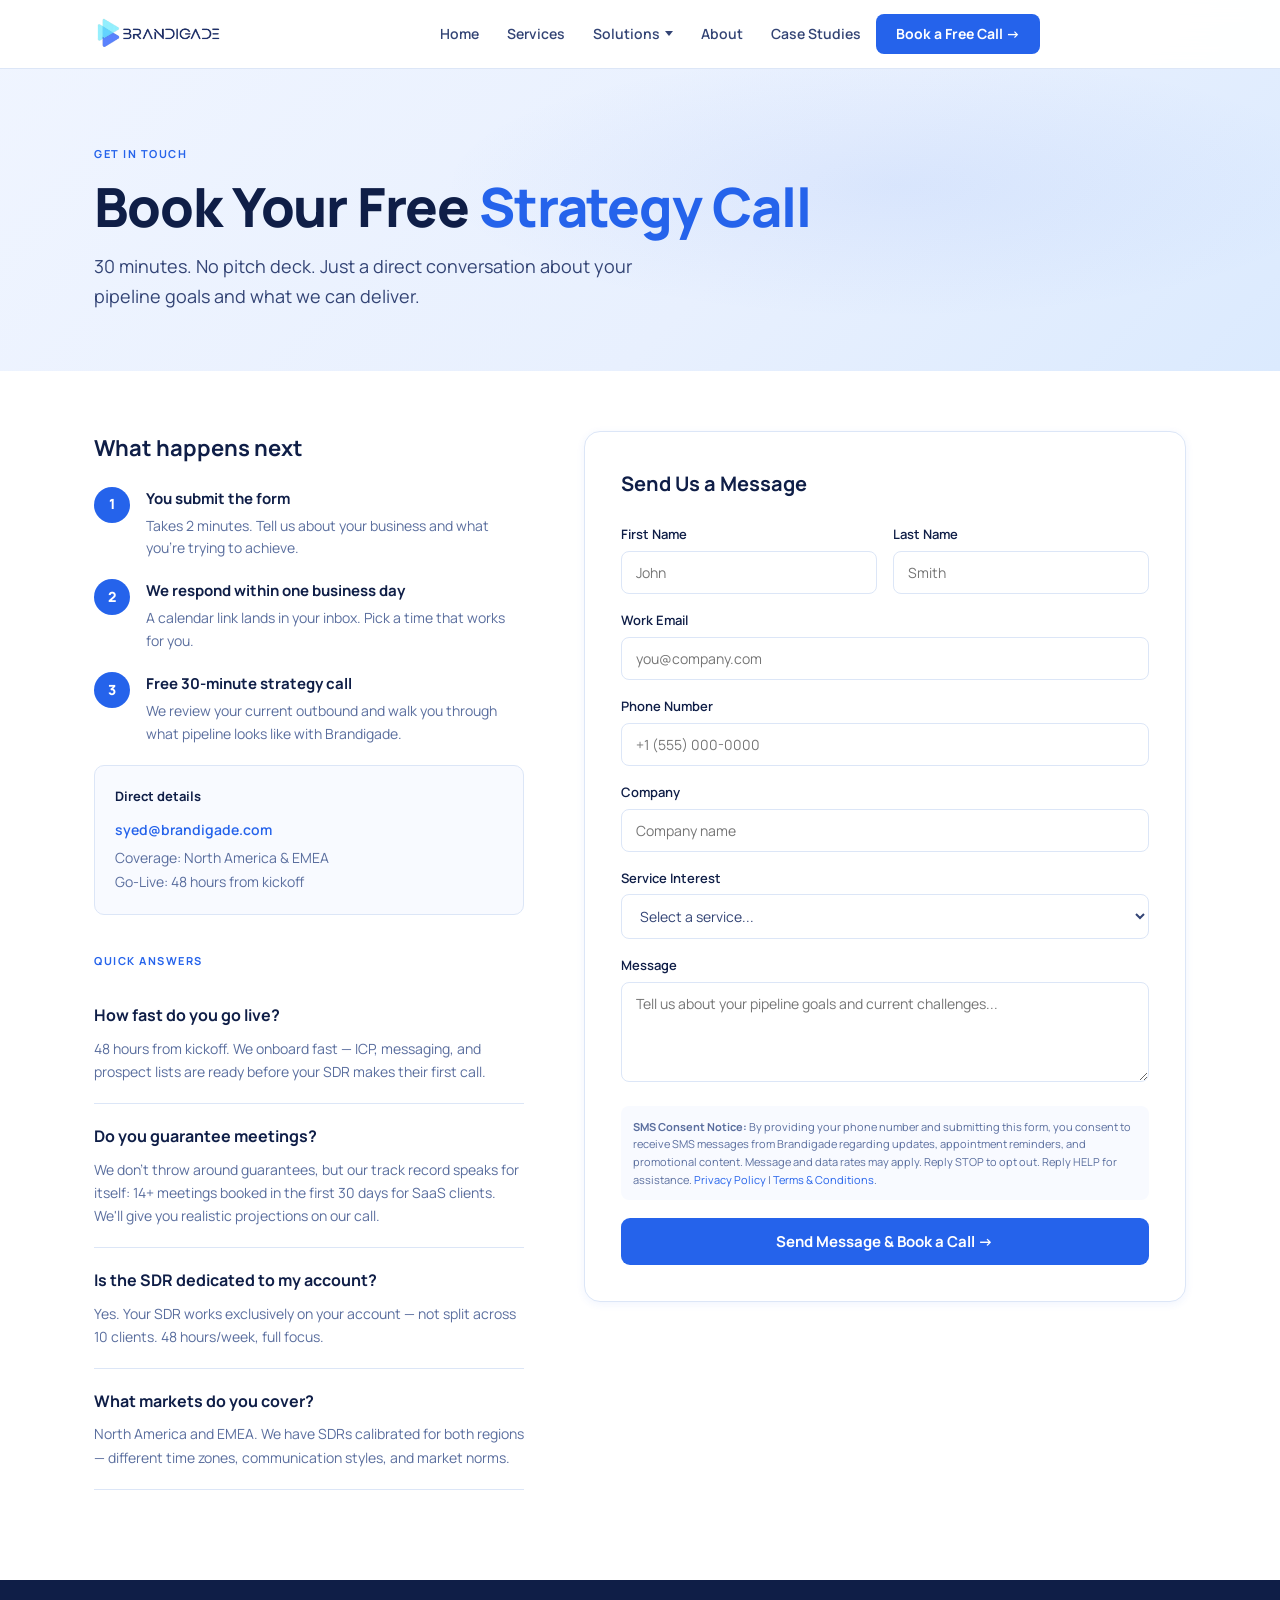
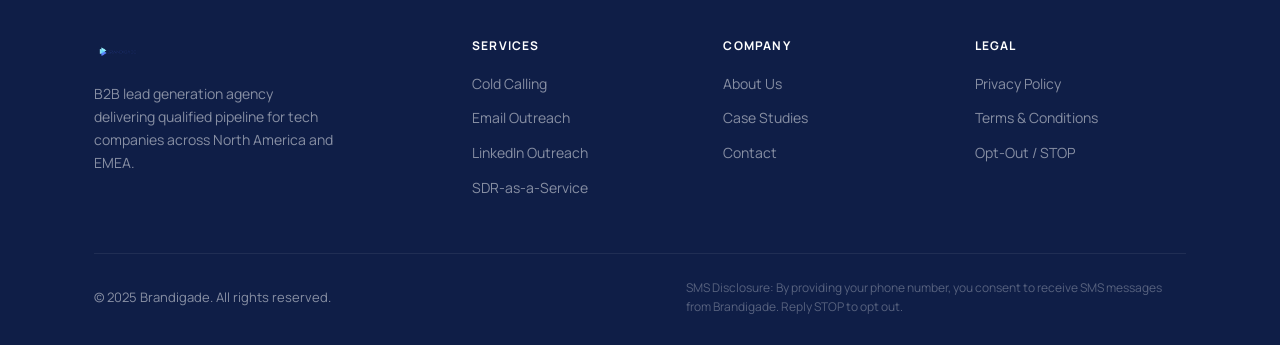
<file: contact.html>
<!DOCTYPE html>
<html lang="en">
<head>
  <meta charset="UTF-8" /><meta name="viewport" content="width=device-width, initial-scale=1.0" />
  <title>Contact — Brandigade</title>
  <meta name="description" content="Book a free strategy call with Brandigade. We'll map out your outbound motion and tell you exactly how many meetings we can book." />
  <link rel="preconnect" href="https://fonts.googleapis.com" /><link rel="preconnect" href="https://fonts.gstatic.com" crossorigin />
  <link href="https://fonts.googleapis.com/css2?family=Manrope:wght@300;400;500;600;700;800&display=swap" rel="stylesheet" />
  <link rel="stylesheet" href="/styles.css" />
</head>
<body>
<nav class="nav" id="nav">
  <div class="nav-inner">
    <a href="/index.html" class="nav-logo"><img src="/12.png" alt="Brandigade" /></a>
    <ul class="nav-links" id="nav-links">
      <li><a href="/index.html">Home</a></li>
      <li><a href="/services.html">Services</a></li>
      <li><button class="dd-toggle">Solutions</button><div class="dropdown"><a href="/solutions-textile.html"><div class="dd-icon">T&amp;M</div><div class="dd-text"><strong>Textile &amp; Manufacturing</strong><span>Connect manufacturers with EU &amp; US buyers</span></div></a></div></li>
      <li><a href="/about.html">About</a></li>
      <li><a href="/case-studies.html">Case Studies</a></li>
      <li><a href="/contact.html" class="active nav-cta">Book a Free Call &rarr;</a></li>
    </ul>
    <button class="nav-toggle" id="nav-toggle" aria-label="Menu"><span></span><span></span><span></span></button>
  </div>
</nav>

<section class="page-hero" style="padding-bottom:60px;">
  <div class="container"><div class="page-hero-inner">
    <div class="section-label">Get In Touch</div>
    <h1>Book Your Free <em>Strategy Call</em></h1>
    <p>30 minutes. No pitch deck. Just a direct conversation about your pipeline goals and what we can deliver.</p>
  </div></div>
</section>

<section class="section" style="padding-top:60px;">
  <div class="container">
    <div class="contact-grid">
      <div class="contact-info">
        <h2>What happens next</h2>
        <div class="contact-step"><div class="contact-step-num">1</div><div><h4>You submit the form</h4><p>Takes 2 minutes. Tell us about your business and what you're trying to achieve.</p></div></div>
        <div class="contact-step"><div class="contact-step-num">2</div><div><h4>We respond within one business day</h4><p>A calendar link lands in your inbox. Pick a time that works for you.</p></div></div>
        <div class="contact-step"><div class="contact-step-num">3</div><div><h4>Free 30-minute strategy call</h4><p>We review your current outbound and walk you through what pipeline looks like with Brandigade.</p></div></div>
        <div class="contact-detail">
          <h4>Direct details</h4>
          <a href="mailto:syed@brandigade.com">syed@brandigade.com</a>
          <span style="font-size:14px; color:var(--text-light); display:block; margin-top:4px;">Coverage: North America &amp; EMEA</span>
          <span style="font-size:14px; color:var(--text-light); display:block; margin-top:2px;">Go-Live: 48 hours from kickoff</span>
        </div>

        <div style="margin-top:32px;">
          <div class="section-label">Quick Answers</div>
          <div class="faq-item"><h4>How fast do you go live?</h4><p>48 hours from kickoff. We onboard fast &mdash; ICP, messaging, and prospect lists are ready before your SDR makes their first call.</p></div>
          <div class="faq-item"><h4>Do you guarantee meetings?</h4><p>We don't throw around guarantees, but our track record speaks for itself: 14+ meetings booked in the first 30 days for SaaS clients. We'll give you realistic projections on our call.</p></div>
          <div class="faq-item"><h4>Is the SDR dedicated to my account?</h4><p>Yes. Your SDR works exclusively on your account &mdash; not split across 10 clients. 48 hours/week, full focus.</p></div>
          <div class="faq-item"><h4>What markets do you cover?</h4><p>North America and EMEA. We have SDRs calibrated for both regions &mdash; different time zones, communication styles, and market norms.</p></div>
        </div>
      </div>

      <div class="contact-form-box">
        <h3>Send Us a Message</h3>
        <form action="mailto:syed@brandigade.com" method="POST" enctype="text/plain">
          <div class="form-row">
            <div class="form-group"><label>First Name</label><input type="text" name="first_name" placeholder="John" required /></div>
            <div class="form-group"><label>Last Name</label><input type="text" name="last_name" placeholder="Smith" required /></div>
          </div>
          <div class="form-group"><label>Work Email</label><input type="email" name="email" placeholder="you@company.com" required /></div>
          <div class="form-group"><label>Phone Number</label><input type="tel" name="phone" placeholder="+1 (555) 000-0000" /></div>
          <div class="form-group"><label>Company</label><input type="text" name="company" placeholder="Company name" required /></div>
          <div class="form-group">
            <label>Service Interest</label>
            <select name="service">
              <option value="">Select a service...</option>
              <option>SDR-as-a-Service (Dedicated SDR)</option>
              <option>Cold Calling</option>
              <option>Email Outreach</option>
              <option>LinkedIn Outreach</option>
              <option>Full-Stack Outbound (All Channels)</option>
              <option>Textile &amp; Manufacturing Solution</option>
            </select>
          </div>
          <div class="form-group"><label>Message</label><textarea name="message" placeholder="Tell us about your pipeline goals and current challenges..."></textarea></div>
          <div class="sms-notice"><strong>SMS Consent Notice:</strong> By providing your phone number and submitting this form, you consent to receive SMS messages from Brandigade regarding updates, appointment reminders, and promotional content. Message and data rates may apply. Reply STOP to opt out. Reply HELP for assistance. <a href="/privacy.html" style="color:var(--blue);">Privacy Policy</a> | <a href="/terms.html" style="color:var(--blue);">Terms &amp; Conditions</a>.</div>
          <div style="margin-top:18px;"><button type="submit" class="btn btn-primary" style="width:100%; justify-content:center; font-size:15px;">Send Message &amp; Book a Call &rarr;</button></div>
        </form>
      </div>
    </div>
  </div>
</section>

<footer>
  <div class="container">
    <div class="footer-grid">
      <div class="footer-brand"><img src="/12.png" alt="Brandigade" style="height:32px;" /><p>B2B lead generation agency delivering qualified pipeline for tech companies across North America and EMEA.</p></div>
      <div class="footer-col"><h5>Services</h5><ul><li><a href="/services.html">Cold Calling</a></li><li><a href="/services.html">Email Outreach</a></li><li><a href="/services.html">LinkedIn Outreach</a></li><li><a href="/services.html">SDR-as-a-Service</a></li></ul></div>
      <div class="footer-col"><h5>Company</h5><ul><li><a href="/about.html">About Us</a></li><li><a href="/case-studies.html">Case Studies</a></li><li><a href="/contact.html">Contact</a></li></ul></div>
      <div class="footer-col"><h5>Legal</h5><ul><li><a href="/privacy.html">Privacy Policy</a></li><li><a href="/terms.html">Terms &amp; Conditions</a></li><li><a href="/contact.html">Opt-Out / STOP</a></li></ul></div>
    </div>
    <div class="footer-bottom"><p>&copy; 2025 Brandigade. All rights reserved.</p><p style="font-size:12px;color:rgba(255,255,255,0.3);max-width:500px;">SMS Disclosure: By providing your phone number, you consent to receive SMS messages from Brandigade. Reply STOP to opt out.</p></div>
  </div>
</footer>
<script src="/script.js"></script>
</body>
</html>
</file>
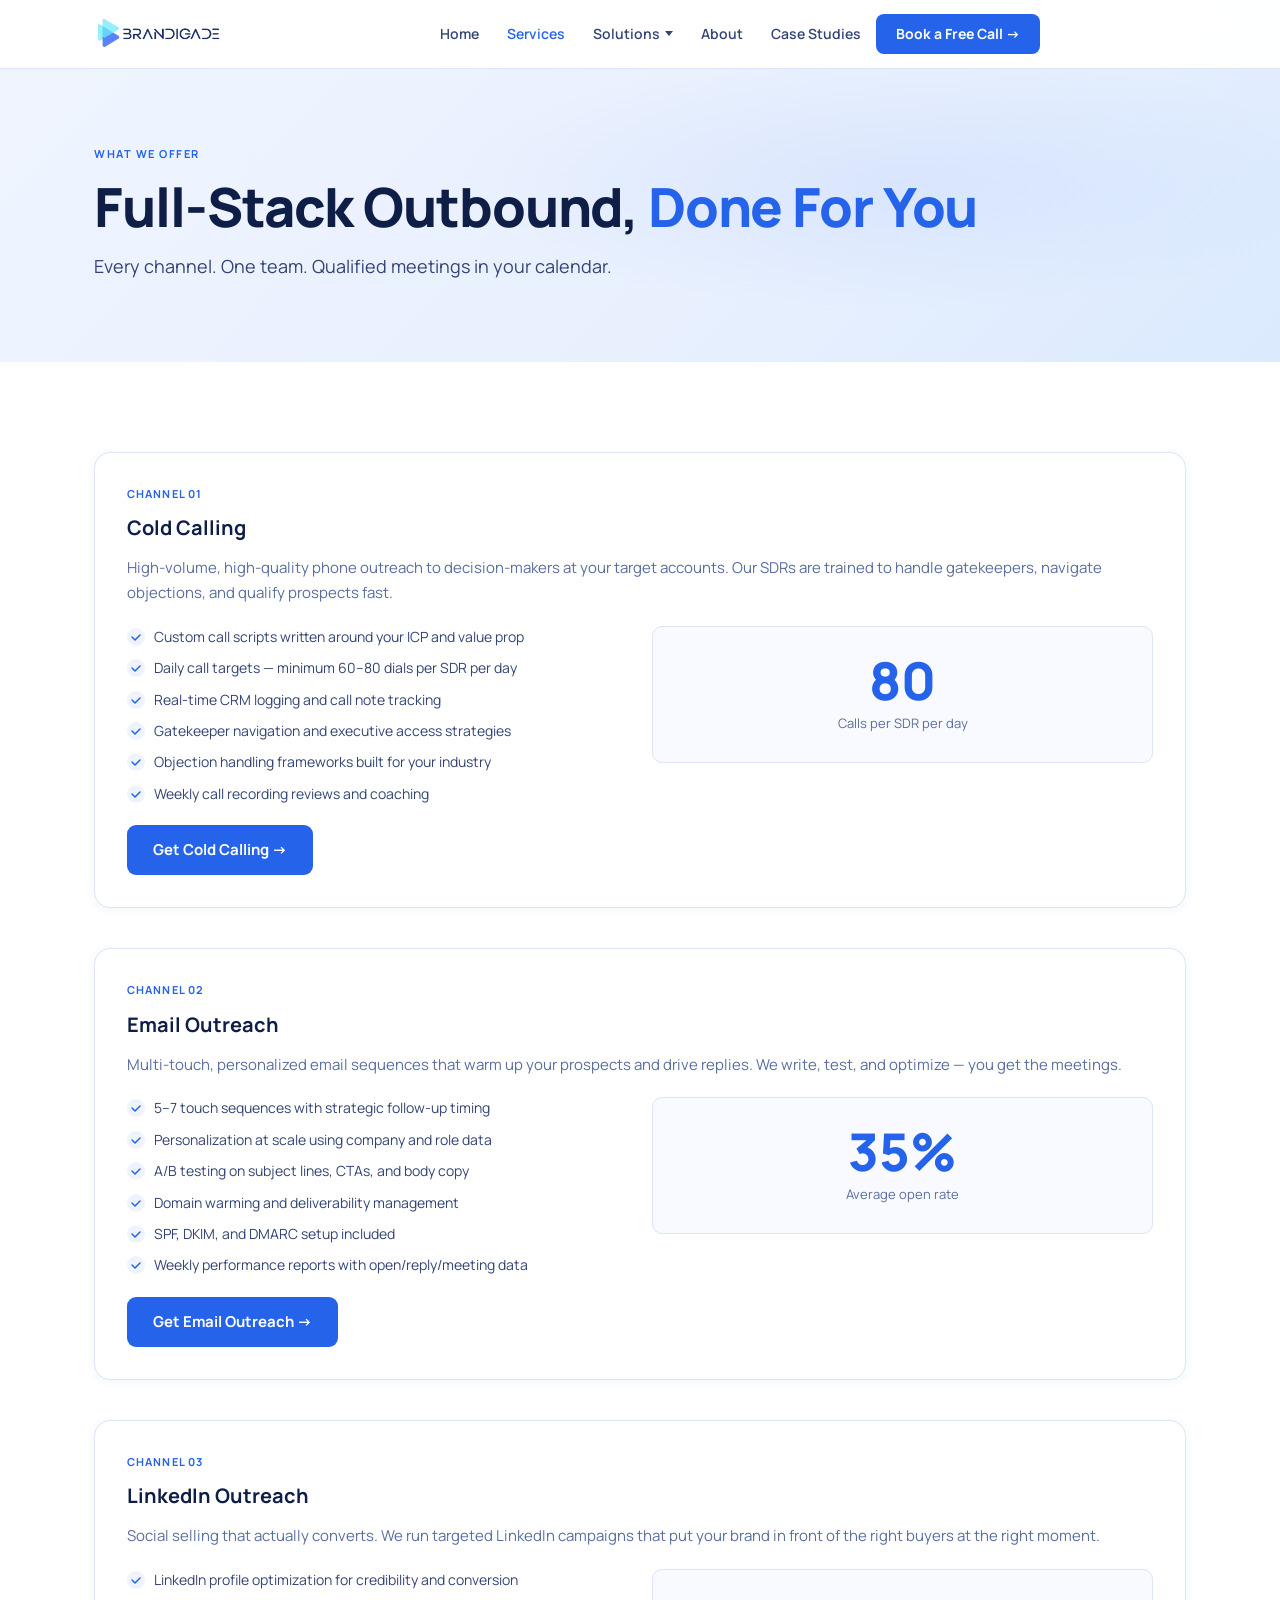
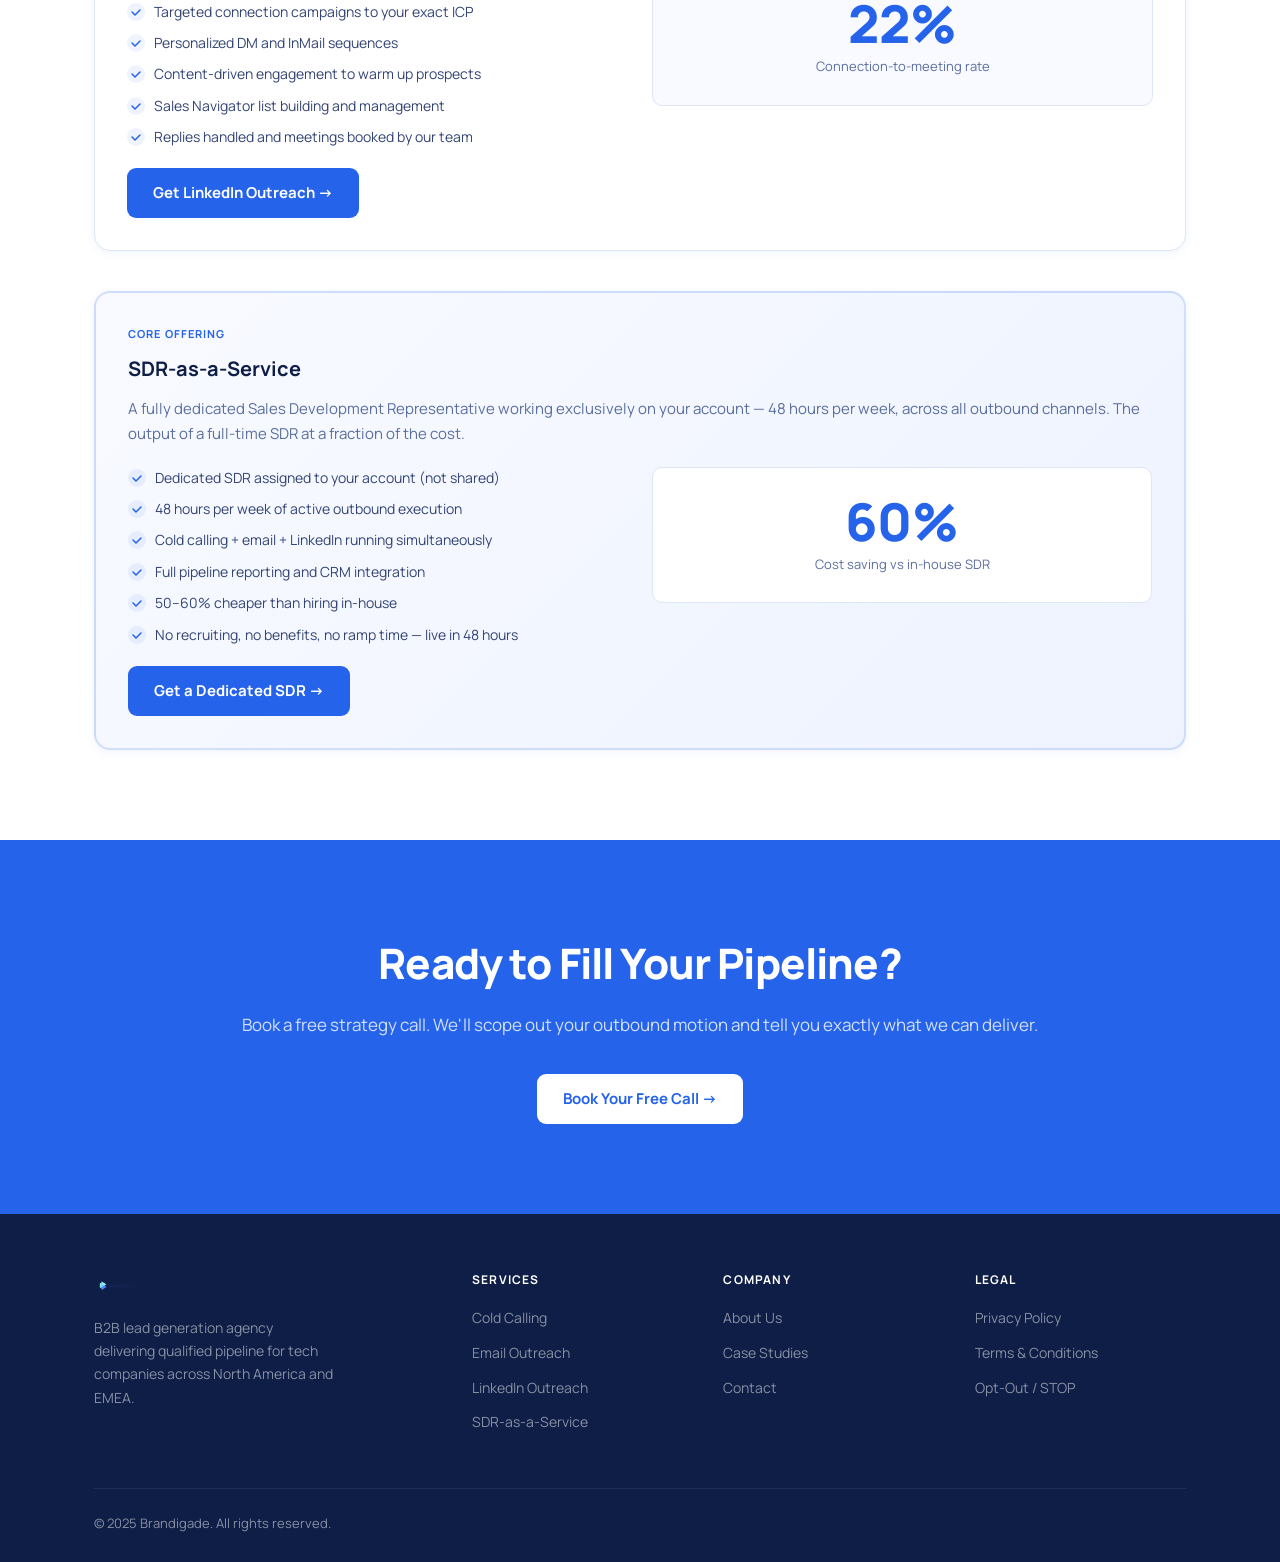
<file: services.html>
<!DOCTYPE html>
<html lang="en">
<head>
  <meta charset="UTF-8" /><meta name="viewport" content="width=device-width, initial-scale=1.0" />
  <title>Services — Brandigade</title>
  <meta name="description" content="Brandigade's full-stack outbound services: cold calling, email outreach, LinkedIn outreach, and dedicated SDR-as-a-Service teams." />
  <link rel="preconnect" href="https://fonts.googleapis.com" /><link rel="preconnect" href="https://fonts.gstatic.com" crossorigin />
  <link href="https://fonts.googleapis.com/css2?family=Manrope:wght@300;400;500;600;700;800&display=swap" rel="stylesheet" />
  <link rel="stylesheet" href="/styles.css" />
</head>
<body>
<nav class="nav" id="nav">
  <div class="nav-inner">
    <a href="/index.html" class="nav-logo"><img src="/12.png" alt="Brandigade" /></a>
    <ul class="nav-links" id="nav-links">
      <li><a href="/index.html">Home</a></li>
      <li><a href="/services.html" class="active">Services</a></li>
      <li><button class="dd-toggle">Solutions</button><div class="dropdown"><a href="/solutions-textile.html"><div class="dd-icon">T&amp;M</div><div class="dd-text"><strong>Textile &amp; Manufacturing</strong><span>Connect manufacturers with EU &amp; US buyers</span></div></a></div></li>
      <li><a href="/about.html">About</a></li>
      <li><a href="/case-studies.html">Case Studies</a></li>
      <li><a href="/contact.html" class="nav-cta">Book a Free Call &rarr;</a></li>
    </ul>
    <button class="nav-toggle" id="nav-toggle" aria-label="Menu"><span></span><span></span><span></span></button>
  </div>
</nav>

<section class="page-hero">
  <div class="container"><div class="page-hero-inner">
    <div class="section-label">What We Offer</div>
    <h1>Full-Stack Outbound, <em>Done For You</em></h1>
    <p>Every channel. One team. Qualified meetings in your calendar.</p>
  </div></div>
</section>

<section class="section">
  <div class="container">
    <div style="display:grid; gap:40px;">

      <div class="service-card">
        <div class="channel-num">Channel 01</div>
        <h3>Cold Calling</h3>
        <p>High-volume, high-quality phone outreach to decision-makers at your target accounts. Our SDRs are trained to handle gatekeepers, navigate objections, and qualify prospects fast.</p>
        <div style="display:grid; grid-template-columns:1fr 1fr; gap:24px; align-items:start;">
          <ul>
            <li>Custom call scripts written around your ICP and value prop</li>
            <li>Daily call targets &mdash; minimum 60&ndash;80 dials per SDR per day</li>
            <li>Real-time CRM logging and call note tracking</li>
            <li>Gatekeeper navigation and executive access strategies</li>
            <li>Objection handling frameworks built for your industry</li>
            <li>Weekly call recording reviews and coaching</li>
          </ul>
          <div style="text-align:center; padding:28px; background:var(--off-white); border-radius:var(--radius); border:1px solid var(--border);">
            <div style="font-size:52px; font-weight:800; color:var(--blue); line-height:1;">80</div>
            <div style="font-size:13px; color:var(--text-light); margin-top:6px;">Calls per SDR per day</div>
          </div>
        </div>
        <div style="margin-top:20px;"><a href="/contact.html" class="btn btn-primary">Get Cold Calling &rarr;</a></div>
      </div>

      <div class="service-card">
        <div class="channel-num">Channel 02</div>
        <h3>Email Outreach</h3>
        <p>Multi-touch, personalized email sequences that warm up your prospects and drive replies. We write, test, and optimize &mdash; you get the meetings.</p>
        <div style="display:grid; grid-template-columns:1fr 1fr; gap:24px; align-items:start;">
          <ul>
            <li>5&ndash;7 touch sequences with strategic follow-up timing</li>
            <li>Personalization at scale using company and role data</li>
            <li>A/B testing on subject lines, CTAs, and body copy</li>
            <li>Domain warming and deliverability management</li>
            <li>SPF, DKIM, and DMARC setup included</li>
            <li>Weekly performance reports with open/reply/meeting data</li>
          </ul>
          <div style="text-align:center; padding:28px; background:var(--off-white); border-radius:var(--radius); border:1px solid var(--border);">
            <div style="font-size:52px; font-weight:800; color:var(--blue); line-height:1;">35%</div>
            <div style="font-size:13px; color:var(--text-light); margin-top:6px;">Average open rate</div>
          </div>
        </div>
        <div style="margin-top:20px;"><a href="/contact.html" class="btn btn-primary">Get Email Outreach &rarr;</a></div>
      </div>

      <div class="service-card">
        <div class="channel-num">Channel 03</div>
        <h3>LinkedIn Outreach</h3>
        <p>Social selling that actually converts. We run targeted LinkedIn campaigns that put your brand in front of the right buyers at the right moment.</p>
        <div style="display:grid; grid-template-columns:1fr 1fr; gap:24px; align-items:start;">
          <ul>
            <li>LinkedIn profile optimization for credibility and conversion</li>
            <li>Targeted connection campaigns to your exact ICP</li>
            <li>Personalized DM and InMail sequences</li>
            <li>Content-driven engagement to warm up prospects</li>
            <li>Sales Navigator list building and management</li>
            <li>Replies handled and meetings booked by our team</li>
          </ul>
          <div style="text-align:center; padding:28px; background:var(--off-white); border-radius:var(--radius); border:1px solid var(--border);">
            <div style="font-size:52px; font-weight:800; color:var(--blue); line-height:1;">22%</div>
            <div style="font-size:13px; color:var(--text-light); margin-top:6px;">Connection-to-meeting rate</div>
          </div>
        </div>
        <div style="margin-top:20px;"><a href="/contact.html" class="btn btn-primary">Get LinkedIn Outreach &rarr;</a></div>
      </div>

      <div class="service-card" style="border:2px solid var(--blue-border); background:linear-gradient(135deg,var(--off-white),#eef3ff);">
        <div class="channel-num">Core Offering</div>
        <h3>SDR-as-a-Service</h3>
        <p>A fully dedicated Sales Development Representative working exclusively on your account &mdash; 48 hours per week, across all outbound channels. The output of a full-time SDR at a fraction of the cost.</p>
        <div style="display:grid; grid-template-columns:1fr 1fr; gap:24px; align-items:start;">
          <ul>
            <li>Dedicated SDR assigned to your account (not shared)</li>
            <li>48 hours per week of active outbound execution</li>
            <li>Cold calling + email + LinkedIn running simultaneously</li>
            <li>Full pipeline reporting and CRM integration</li>
            <li>50&ndash;60% cheaper than hiring in-house</li>
            <li>No recruiting, no benefits, no ramp time &mdash; live in 48 hours</li>
          </ul>
          <div style="text-align:center; padding:28px; background:var(--white); border-radius:var(--radius); border:1px solid var(--border);">
            <div style="font-size:52px; font-weight:800; color:var(--blue); line-height:1;">60%</div>
            <div style="font-size:13px; color:var(--text-light); margin-top:6px;">Cost saving vs in-house SDR</div>
          </div>
        </div>
        <div style="margin-top:20px;"><a href="/contact.html" class="btn btn-primary">Get a Dedicated SDR &rarr;</a></div>
      </div>

    </div>
  </div>
</section>

<section class="cta-section">
  <div class="container">
    <h2>Ready to Fill Your Pipeline?</h2>
    <p>Book a free strategy call. We'll scope out your outbound motion and tell you exactly what we can deliver.</p>
    <a href="/contact.html" class="btn btn-white">Book Your Free Call &rarr;</a>
  </div>
</section>

<footer>
  <div class="container">
    <div class="footer-grid">
      <div class="footer-brand"><img src="/12.png" alt="Brandigade" style="height:32px;" /><p>B2B lead generation agency delivering qualified pipeline for tech companies across North America and EMEA.</p></div>
      <div class="footer-col"><h5>Services</h5><ul><li><a href="/services.html">Cold Calling</a></li><li><a href="/services.html">Email Outreach</a></li><li><a href="/services.html">LinkedIn Outreach</a></li><li><a href="/services.html">SDR-as-a-Service</a></li></ul></div>
      <div class="footer-col"><h5>Company</h5><ul><li><a href="/about.html">About Us</a></li><li><a href="/case-studies.html">Case Studies</a></li><li><a href="/contact.html">Contact</a></li></ul></div>
      <div class="footer-col"><h5>Legal</h5><ul><li><a href="/privacy.html">Privacy Policy</a></li><li><a href="/terms.html">Terms &amp; Conditions</a></li><li><a href="/contact.html">Opt-Out / STOP</a></li></ul></div>
    </div>
    <div class="footer-bottom"><p>&copy; 2025 Brandigade. All rights reserved.</p></div>
  </div>
</footer>
<script src="/script.js"></script>
</body>
</html>
</file>
<file: styles.css>
@import url('https://fonts.googleapis.com/css2?family=Manrope:wght@300;400;500;600;700;800&display=swap');

/* ── Variables ── */
:root {
  --blue:        #2563eb;
  --blue-light:  #3b82f6;
  --blue-dim:    rgba(37,99,235,0.08);
  --blue-border: rgba(37,99,235,0.18);
  --blue-btn-hover: #1d4ed8;
  --white:       #ffffff;
  --off-white:   #f8faff;
  --gray-50:     #f1f5fd;
  --gray-100:    #e4ecfb;
  --gray-200:    #cdd9f5;
  --gray-400:    #93a8d4;
  --gray-600:    #4a5f8a;
  --gray-800:    #1e2d52;
  --text:        #334475;
  --text-light:  #5a6e9e;
  --navy:        #0f1e47;
  --border:      #dce6f7;
  --radius:      10px;
  --radius-lg:   16px;
  --shadow-sm:   0 2px 8px rgba(37,99,235,0.07);
  --shadow-md:   0 6px 24px rgba(37,99,235,0.1);
  --shadow-lg:   0 16px 48px rgba(37,99,235,0.13);
}

*, *::before, *::after { box-sizing: border-box; margin: 0; padding: 0; }
html { scroll-behavior: smooth; }
body {
  font-family: 'Manrope', sans-serif;
  background: var(--white);
  color: var(--text);
  font-size: 16px;
  line-height: 1.6;
  -webkit-font-smoothing: antialiased;
}
a { text-decoration: none; color: inherit; }
img { max-width: 100%; display: block; }

/* ── NAV ── */
.nav {
  position: fixed;
  top: 0; left: 0; right: 0;
  z-index: 900;
  background: rgba(255,255,255,0.97);
  backdrop-filter: blur(14px);
  border-bottom: 1px solid var(--border);
  transition: box-shadow 0.3s;
}
.nav.scrolled { box-shadow: 0 4px 24px rgba(37,99,235,0.1); }
.nav-inner {
  max-width: 1180px; margin: 0 auto;
  padding: 0 28px; height: 68px;
  display: flex; align-items: center;
  justify-content: space-between; gap: 24px;
}
.nav-logo img { height: 108px; width: auto; }
.nav-links {
  display: flex; align-items: center;
  gap: 2px; list-style: none;
  flex: 1; justify-content: center;
}
.nav-links > li { position: relative; }
.nav-links > li > a,
.nav-links > li > button {
  display: flex; align-items: center; gap: 5px;
  padding: 7px 13px;
  font-size: 14px; font-weight: 600;
  color: var(--text);
  background: none; border: none; border-radius: 7px;
  cursor: pointer; font-family: 'Manrope', sans-serif;
  transition: color 0.18s, background 0.18s;
  white-space: nowrap;
}
.nav-links > li > a:hover,
.nav-links > li > button:hover,
.nav-links > li:hover > button {
  color: var(--blue); background: var(--blue-dim);
}
.nav-links > li > a.active { color: var(--blue); }
.nav-links > li > button::after {
  content: ''; width: 0; height: 0;
  border-left: 4px solid transparent;
  border-right: 4px solid transparent;
  border-top: 5px solid currentColor;
  transition: transform 0.2s;
}
.nav-links > li:hover > button::after { transform: rotate(180deg); }

/* Dropdown */
.dropdown {
  position: absolute;
  top: calc(100% + 10px);
  left: 50%; transform: translateX(-50%) translateY(-6px);
  min-width: 268px;
  background: var(--white);
  border: 1px solid var(--border);
  border-radius: var(--radius-lg);
  padding: 8px;
  opacity: 0; visibility: hidden;
  transition: opacity 0.18s, transform 0.18s, visibility 0.18s;
  box-shadow: var(--shadow-lg);
}
.nav-links > li:hover .dropdown {
  opacity: 1; visibility: visible;
  transform: translateX(-50%) translateY(0);
}
.dropdown a {
  display: flex; align-items: flex-start; gap: 12px;
  padding: 12px 14px; border-radius: 9px;
  color: var(--text); font-size: 14px; font-weight: 600;
  transition: background 0.15s, color 0.15s;
}
.dropdown a:hover { background: var(--blue-dim); color: var(--blue); }
.dropdown a.active-dd { color: var(--blue); }
.dd-icon {
  width: 36px; height: 36px; border-radius: 8px;
  background: var(--blue-dim); border: 1px solid var(--blue-border);
  display: flex; align-items: center; justify-content: center;
  font-size: 13px; font-weight: 700; color: var(--blue); flex-shrink: 0;
}
.dd-text strong { display: block; font-size: 14px; font-weight: 700; color: var(--navy); }
.dd-text span { display: block; font-size: 12px; color: var(--text-light); margin-top: 2px; }

.nav-cta {
  background: var(--blue) !important;
  color: var(--white) !important;
  font-weight: 700 !important;
  padding: 9px 20px !important;
  border-radius: 8px !important;
}
.nav-cta:hover { background: var(--blue-btn-hover) !important; box-shadow: var(--shadow-md); }

.nav-toggle {
  display: none; flex-direction: column; gap: 5px;
  cursor: pointer; padding: 4px; background: none; border: none;
}
.nav-toggle span { display: block; width: 22px; height: 2px; background: var(--navy); border-radius: 2px; transition: all 0.3s; }

/* ── Container ── */
.container { max-width: 1140px; margin: 0 auto; padding: 0 24px; }

/* ── Buttons ── */
.btn {
  display: inline-flex; align-items: center; gap: 8px;
  padding: 13px 26px;
  font-family: 'Manrope', sans-serif; font-size: 15px; font-weight: 700;
  border-radius: 9px; border: none; cursor: pointer;
  text-decoration: none;
  transition: transform 0.18s, box-shadow 0.18s, background 0.18s;
  white-space: nowrap;
}
.btn-primary { background: var(--blue); color: var(--white); }
.btn-primary:hover { background: var(--blue-btn-hover); transform: translateY(-1px); box-shadow: var(--shadow-md); }
.btn-ghost { background: transparent; color: var(--blue); border: 1.5px solid var(--blue-border); }
.btn-ghost:hover { background: var(--blue-dim); transform: translateY(-1px); }
.btn-white { background: var(--white); color: var(--blue); }
.btn-white:hover { background: var(--off-white); transform: translateY(-1px); }

/* ── Section helpers ── */
.section { padding: 90px 0; }
.section-alt { background: var(--off-white); }
.section-blue { background: var(--blue); }

.section-label {
  display: inline-block;
  font-size: 11px; font-weight: 700; letter-spacing: 0.14em;
  text-transform: uppercase; color: var(--blue); margin-bottom: 14px;
}
.section-label-white { color: rgba(255,255,255,0.75); }

.section-title {
  font-size: clamp(26px, 3.8vw, 42px);
  font-weight: 800; line-height: 1.12;
  color: var(--navy); letter-spacing: -0.02em; margin-bottom: 14px;
}
.section-title em { color: var(--blue); font-style: normal; }
.section-title.white { color: var(--white); }
.section-title.white em { color: rgba(255,255,255,0.8); }

.section-sub { font-size: 17px; color: var(--text-light); line-height: 1.65; max-width: 540px; }
.section-sub.white { color: rgba(255,255,255,0.75); }

.centered { text-align: center; }
.centered .section-sub { margin: 0 auto; }

/* ── Hero ── */
.hero {
  padding: 148px 0 100px;
  background: linear-gradient(135deg, #f0f5ff 0%, #e8f0fe 50%, #dbeafe 100%);
  position: relative; overflow: hidden;
}
.hero::before {
  content: ''; position: absolute; inset: 0;
  background: radial-gradient(ellipse 60% 60% at 70% 40%, rgba(37,99,235,0.08) 0%, transparent 70%);
  pointer-events: none;
}
.hero-content { position: relative; z-index: 1; max-width: 720px; }
.hero-badge {
  display: inline-flex; align-items: center; gap: 8px;
  background: rgba(37,99,235,0.1); border: 1px solid rgba(37,99,235,0.2);
  border-radius: 40px; padding: 6px 16px;
  font-size: 13px; font-weight: 600; color: var(--blue); margin-bottom: 28px;
}
.hero h1 {
  font-size: clamp(36px, 5.5vw, 62px); font-weight: 800;
  line-height: 1.08; color: var(--navy);
  margin-bottom: 22px; letter-spacing: -0.02em;
}
.hero h1 em { color: var(--blue); font-style: normal; }
.hero p { font-size: 18px; color: var(--text); line-height: 1.65; max-width: 580px; margin-bottom: 38px; }
.hero-btns { display: flex; gap: 12px; flex-wrap: wrap; }

/* ── Stats bar ── */
.stats-bar {
  background: var(--white);
  border-top: 1px solid var(--border);
  border-bottom: 1px solid var(--border);
  padding: 30px 0;
}
.stats-inner { display: flex; align-items: center; justify-content: space-around; flex-wrap: wrap; gap: 28px; }
.stat { text-align: center; }
.stat strong { display: block; font-size: 30px; font-weight: 800; color: var(--blue); letter-spacing: -0.02em; line-height: 1; }
.stat span { display: block; font-size: 13px; color: var(--text-light); font-weight: 500; margin-top: 5px; }

/* ── Cards ── */
.grid-2 { display: grid; grid-template-columns: repeat(auto-fit, minmax(300px, 1fr)); gap: 20px; }
.grid-3 { display: grid; grid-template-columns: repeat(auto-fit, minmax(260px, 1fr)); gap: 20px; }
.grid-4 { display: grid; grid-template-columns: repeat(auto-fit, minmax(220px, 1fr)); gap: 20px; }

.card {
  background: var(--white);
  border: 1px solid var(--border);
  border-radius: var(--radius-lg);
  padding: 28px;
  transition: border-color 0.2s, transform 0.2s, box-shadow 0.2s;
  box-shadow: var(--shadow-sm);
}
.card:hover { border-color: var(--blue-light); transform: translateY(-2px); box-shadow: var(--shadow-md); }

.card-img-wrap { overflow: hidden; border-radius: 10px 10px 0 0; margin: -28px -28px 20px; }
.card-img-wrap img { width: 100%; height: 180px; object-fit: cover; display: block; }

.card-icon {
  width: 46px; height: 46px; border-radius: 10px;
  background: var(--blue-dim); border: 1px solid var(--blue-border);
  display: flex; align-items: center; justify-content: center;
  font-size: 20px; margin-bottom: 16px; color: var(--blue); font-weight: 700;
}
.card h3 { font-size: 16px; font-weight: 700; color: var(--navy); margin-bottom: 8px; }
.card p { font-size: 14px; color: var(--text-light); line-height: 1.6; }
.card-tags { display: flex; flex-wrap: wrap; gap: 6px; margin-top: 14px; }
.tag { font-size: 11px; font-weight: 600; padding: 4px 10px; border-radius: 20px; background: var(--gray-50); border: 1px solid var(--border); color: var(--gray-600); }
.tag-blue { background: var(--blue-dim); border-color: var(--blue-border); color: var(--blue); }

/* Service card variant */
.service-card {
  background: var(--white); border: 1px solid var(--border);
  border-radius: var(--radius-lg); padding: 32px;
  box-shadow: var(--shadow-sm);
  transition: transform 0.2s, box-shadow 0.2s, border-color 0.2s;
}
.service-card:hover { transform: translateY(-2px); box-shadow: var(--shadow-md); border-color: var(--blue-light); }
.service-card h3 { font-size: 20px; font-weight: 700; color: var(--navy); margin-bottom: 12px; }
.service-card p { font-size: 15px; color: var(--text-light); line-height: 1.65; margin-bottom: 20px; }
.service-card ul { list-style: none; display: grid; gap: 9px; }
.service-card ul li { display: flex; align-items: flex-start; gap: 9px; font-size: 14px; color: var(--text); }
.service-card ul li::before {
  content: ''; width: 18px; height: 18px; border-radius: 50%; flex-shrink: 0; margin-top: 2px;
  background: var(--blue-dim) url("data:image/svg+xml,%3Csvg xmlns='http://www.w3.org/2000/svg' viewBox='0 0 12 12'%3E%3Cpath d='M2 6l3 3 5-5' stroke='%232563eb' stroke-width='1.5' fill='none' stroke-linecap='round' stroke-linejoin='round'/%3E%3C/svg%3E") center/12px no-repeat;
}
.channel-num { font-size: 11px; font-weight: 700; color: var(--blue); letter-spacing: 0.1em; text-transform: uppercase; margin-bottom: 10px; }

/* Comparison table */
.compare-table { width: 100%; border-collapse: collapse; border-radius: var(--radius-lg); overflow: hidden; box-shadow: var(--shadow-sm); }
.compare-table th { background: var(--navy); color: var(--white); padding: 14px 20px; font-size: 14px; font-weight: 700; text-align: left; }
.compare-table th:last-child { background: var(--blue); }
.compare-table td { padding: 13px 20px; font-size: 14px; color: var(--text); border-bottom: 1px solid var(--border); background: var(--white); }
.compare-table tr:last-child td { border-bottom: none; }
.compare-table td:last-child { color: var(--blue); font-weight: 700; }
.compare-table tr:nth-child(even) td { background: var(--off-white); }

/* Process steps */
.process { display: grid; grid-template-columns: repeat(auto-fit, minmax(200px, 1fr)); }
.process-step { text-align: center; padding: 32px 20px; position: relative; }
.process-step:not(:last-child)::after {
  content: '→'; position: absolute; top: 38px; right: -8px;
  color: var(--blue); font-size: 18px; font-weight: 700;
}
.step-num {
  width: 44px; height: 44px; border-radius: 50%;
  background: var(--blue); color: var(--white);
  font-weight: 800; font-size: 16px;
  display: flex; align-items: center; justify-content: center;
  margin: 0 auto 14px;
}
.process-step h4 { font-size: 14px; font-weight: 700; color: var(--navy); margin-bottom: 6px; }
.process-step p { font-size: 13px; color: var(--text-light); line-height: 1.5; }

/* Case study card */
.case-card {
  background: var(--white); border: 1px solid var(--border);
  border-radius: var(--radius-lg); padding: 30px;
  border-left: 3px solid var(--blue);
  transition: transform 0.2s, box-shadow 0.2s;
  box-shadow: var(--shadow-sm);
}
.case-card:hover { transform: translateY(-2px); box-shadow: var(--shadow-md); }
.case-tag {
  display: inline-block; font-size: 11px; font-weight: 700;
  letter-spacing: 0.08em; text-transform: uppercase;
  color: var(--blue); background: var(--blue-dim);
  border: 1px solid var(--blue-border);
  padding: 4px 10px; border-radius: 4px; margin-bottom: 14px;
}
.case-card h3 { font-size: 17px; font-weight: 700; color: var(--navy); margin-bottom: 10px; }
.case-card .challenge { font-size: 13px; font-weight: 700; color: var(--text-light); text-transform: uppercase; letter-spacing: 0.06em; margin-bottom: 4px; }
.case-card p { font-size: 14px; color: var(--text-light); line-height: 1.65; margin-bottom: 16px; }
.case-results { display: flex; gap: 24px; flex-wrap: wrap; padding-top: 16px; border-top: 1px solid var(--border); }
.result strong { display: block; font-size: 26px; font-weight: 800; color: var(--blue); letter-spacing: -0.02em; line-height: 1; }
.result span { font-size: 12px; color: var(--text-light); margin-top: 3px; display: block; }

/* Testimonial */
.testi {
  background: var(--white); border: 1px solid var(--border);
  border-radius: var(--radius-lg); padding: 28px;
  transition: border-color 0.2s, transform 0.2s;
  box-shadow: var(--shadow-sm);
}
.testi:hover { border-color: var(--blue-light); transform: translateY(-2px); box-shadow: var(--shadow-md); }
.stars { color: #f59e0b; font-size: 14px; margin-bottom: 14px; }
.testi-text { font-size: 15px; color: var(--text); line-height: 1.7; font-style: italic; margin-bottom: 20px; }
.testi-author { display: flex; align-items: center; gap: 12px; }
.avatar {
  width: 42px; height: 42px; border-radius: 50%;
  background: var(--blue); color: var(--white);
  font-weight: 800; font-size: 14px;
  display: flex; align-items: center; justify-content: center; flex-shrink: 0;
}
.testi-name { font-size: 14px; font-weight: 700; color: var(--navy); }
.testi-role { font-size: 12px; color: var(--text-light); }

/* Pricing card */
.pricing-card {
  background: var(--white);
  border: 2px solid var(--blue-border);
  border-radius: 20px; padding: 48px 40px;
  text-align: center; max-width: 520px; margin: 0 auto;
  position: relative; overflow: hidden;
  box-shadow: var(--shadow-lg);
}
.pricing-card::before {
  content: ''; position: absolute; top: 0; left: 0; right: 0;
  height: 4px; background: var(--blue);
}
.pricing-badge {
  display: inline-block;
  background: var(--blue-dim); border: 1px solid var(--blue-border);
  color: var(--blue); font-size: 11px; font-weight: 700;
  letter-spacing: 0.1em; text-transform: uppercase;
  padding: 5px 14px; border-radius: 20px; margin-bottom: 22px;
}
.pricing-amount {
  font-size: 64px; font-weight: 800; color: var(--navy);
  letter-spacing: -0.03em; line-height: 1; margin-bottom: 6px;
}
.pricing-amount sup { font-size: 28px; vertical-align: super; font-weight: 700; }
.pricing-period { font-size: 14px; color: var(--text-light); margin-bottom: 28px; }
.pricing-divider { border: none; border-top: 1px solid var(--border); margin: 24px 0; }
.pricing-features { list-style: none; text-align: left; display: grid; gap: 12px; margin-bottom: 32px; }
.pricing-features li {
  display: flex; align-items: flex-start; gap: 10px;
  font-size: 14px; color: var(--text); line-height: 1.5;
}
.pricing-features li::before {
  content: ''; width: 20px; height: 20px; border-radius: 50%; flex-shrink: 0; margin-top: 1px;
  background: var(--blue-dim) url("data:image/svg+xml,%3Csvg xmlns='http://www.w3.org/2000/svg' viewBox='0 0 12 12'%3E%3Cpath d='M2 6l3 3 5-5' stroke='%232563eb' stroke-width='1.5' fill='none' stroke-linecap='round' stroke-linejoin='round'/%3E%3C/svg%3E") center/12px no-repeat;
  border: 1px solid var(--blue-border);
}
.pricing-note { font-size: 12px; color: var(--text-light); margin-top: 14px; }

/* Split layout */
.split { display: grid; grid-template-columns: 1fr 1fr; gap: 72px; align-items: center; }
.split-cards { display: grid; gap: 14px; }
.problem-card {
  background: var(--white); border: 1px solid var(--border);
  border-radius: var(--radius); padding: 20px 22px; border-left: 3px solid;
  box-shadow: var(--shadow-sm);
}
.problem-card.bad { border-left-color: #ef4444; }
.problem-card.good { border-left-color: var(--blue); }
.problem-card h4 { font-size: 14px; font-weight: 700; margin-bottom: 6px; }
.problem-card.bad h4 { color: #ef4444; }
.problem-card.good h4 { color: var(--blue); }
.problem-card p { font-size: 13px; color: var(--text-light); line-height: 1.55; }

/* About team */
.team-card {
  background: var(--white); border: 1px solid var(--border);
  border-radius: var(--radius-lg); padding: 36px 28px;
  text-align: center; box-shadow: var(--shadow-sm);
  transition: transform 0.2s, box-shadow 0.2s;
}
.team-card:hover { transform: translateY(-2px); box-shadow: var(--shadow-md); }
.team-avatar {
  width: 72px; height: 72px; border-radius: 50%;
  background: var(--blue); color: var(--white);
  font-weight: 800; font-size: 22px;
  display: flex; align-items: center; justify-content: center;
  margin: 0 auto 18px;
}
.team-card h3 { font-size: 18px; font-weight: 700; color: var(--navy); margin-bottom: 4px; }
.team-card .role { font-size: 13px; font-weight: 600; color: var(--blue); margin-bottom: 12px; }
.team-card p { font-size: 14px; color: var(--text-light); line-height: 1.65; }

/* Contact form */
.contact-grid { display: grid; grid-template-columns: 1fr 1.4fr; gap: 60px; align-items: start; }
.contact-info h2 { font-size: 22px; font-weight: 700; color: var(--navy); margin-bottom: 20px; }
.contact-step { display: flex; gap: 16px; align-items: flex-start; margin-bottom: 20px; }
.contact-step-num {
  width: 36px; height: 36px; border-radius: 50%;
  background: var(--blue); color: var(--white);
  font-weight: 800; font-size: 14px;
  display: flex; align-items: center; justify-content: center; flex-shrink: 0;
}
.contact-step h4 { font-size: 15px; font-weight: 700; color: var(--navy); margin-bottom: 4px; }
.contact-step p { font-size: 14px; color: var(--text-light); }
.contact-detail { background: var(--off-white); border: 1px solid var(--border); border-radius: var(--radius); padding: 20px; margin-top: 20px; }
.contact-detail h4 { font-size: 13px; font-weight: 700; color: var(--navy); margin-bottom: 12px; }
.contact-detail a { font-size: 14px; color: var(--blue); font-weight: 600; display: block; margin-bottom: 6px; }

.contact-form-box { background: var(--white); border: 1px solid var(--border); border-radius: var(--radius-lg); padding: 36px; box-shadow: var(--shadow-sm); }
.contact-form-box h3 { font-size: 20px; font-weight: 700; color: var(--navy); margin-bottom: 24px; }
.form-group { margin-bottom: 16px; }
.form-row { display: grid; grid-template-columns: 1fr 1fr; gap: 16px; }
label { display: block; font-size: 13px; font-weight: 600; color: var(--navy); margin-bottom: 6px; }
input, select, textarea {
  width: 100%; padding: 11px 14px;
  border: 1.5px solid var(--border); border-radius: 8px;
  font-family: 'Manrope', sans-serif; font-size: 14px;
  color: var(--text); background: var(--white);
  transition: border-color 0.2s, box-shadow 0.2s; outline: none;
}
input:focus, select:focus, textarea:focus { border-color: var(--blue); box-shadow: 0 0 0 3px rgba(37,99,235,0.1); }
textarea { resize: vertical; min-height: 100px; }
.sms-notice { font-size: 11px; color: var(--text-light); line-height: 1.6; margin-top: 12px; background: var(--off-white); padding: 12px; border-radius: 8px; }

/* FAQ */
.faq-item { border-bottom: 1px solid var(--border); padding: 20px 0; }
.faq-item h4 { font-size: 16px; font-weight: 700; color: var(--navy); margin-bottom: 8px; }
.faq-item p { font-size: 14px; color: var(--text-light); line-height: 1.65; }

/* CTA section */
.cta-section { background: var(--blue); padding: 90px 0; text-align: center; }
.cta-section h2 { font-size: clamp(26px, 4vw, 42px); font-weight: 800; color: var(--white); margin-bottom: 14px; letter-spacing: -0.02em; }
.cta-section p { font-size: 17px; color: rgba(255,255,255,0.8); margin-bottom: 36px; }

/* Divider */
hr.divider { border: none; border-top: 1px solid var(--border); }

/* Trust logos */
.trust-logos img.trust-logo {
  width: 120px;
  height: auto;
  object-fit: contain;
  max-height: 60px;
}
.trust-wrap { padding: 36px 0; text-align: center; }
.trust-label { font-size: 12px; font-weight: 600; letter-spacing: 0.1em; text-transform: uppercase; color: var(--text-light); margin-bottom: 22px; }
.trust-logos { display: flex; align-items: center; justify-content: center; flex-wrap: wrap; gap: 36px; }
.trust-logos span { font-size: 14px; font-weight: 700; color: var(--gray-400); transition: color 0.2s; cursor: default; }
.trust-logos span:hover { color: var(--blue); }

/* Page hero */
.page-hero {
  background: linear-gradient(135deg, #f0f5ff 0%, #e8f0fe 60%, #dbeafe 100%);
  padding: 140px 0 80px;
  position: relative; overflow: hidden;
}
.page-hero::before {
  content: ''; position: absolute; inset: 0;
  background: radial-gradient(ellipse 55% 55% at 70% 50%, rgba(37,99,235,0.07) 0%, transparent 65%);
  pointer-events: none;
}
.page-hero-inner { position: relative; z-index: 1; }
.page-hero h1 { font-size: clamp(32px, 5vw, 54px); font-weight: 800; color: var(--navy); letter-spacing: -0.02em; line-height: 1.1; margin-bottom: 16px; }
.page-hero h1 em { color: var(--blue); font-style: normal; }
.page-hero p { font-size: 18px; color: var(--text); max-width: 560px; line-height: 1.65; }

/* Footer */
footer { background: var(--navy); padding: 56px 0 28px; color: rgba(255,255,255,0.5); }
.footer-grid { display: grid; grid-template-columns: 1.6fr 1fr 1fr 1fr; gap: 40px; margin-bottom: 44px; }
.footer-brand p { font-size: 14px; line-height: 1.65; margin-top: 14px; max-width: 240px; }
.footer-col h5 { font-size: 12px; font-weight: 700; text-transform: uppercase; letter-spacing: 0.1em; color: var(--white); margin-bottom: 16px; }
.footer-col ul { list-style: none; }
.footer-col ul li { margin-bottom: 9px; }
.footer-col ul li a { font-size: 14px; color: rgba(255,255,255,0.5); transition: color 0.2s; }
.footer-col ul li a:hover { color: var(--blue-light); }
.footer-bottom { border-top: 1px solid rgba(255,255,255,0.07); padding-top: 24px; display: flex; align-items: center; justify-content: space-between; flex-wrap: wrap; gap: 12px; }
.footer-bottom p { font-size: 13px; }

/* ── Responsive ── */
@media (max-width: 960px) {
  .split { grid-template-columns: 1fr; gap: 40px; }
  .contact-grid { grid-template-columns: 1fr; }
  .footer-grid { grid-template-columns: 1fr 1fr; }
}
@media (max-width: 768px) {
  .nav-links { display: none; }
  .nav-toggle { display: flex; }
  .nav-links.open {
    display: flex; flex-direction: column;
    position: fixed; top: 68px; left: 0; right: 0; bottom: 0;
    background: var(--white); padding: 20px; gap: 4px;
    overflow-y: auto; z-index: 899;
    border-top: 1px solid var(--border);
  }
  .nav-links.open > li > a,
  .nav-links.open > li > button { padding: 13px 16px; width: 100%; justify-content: flex-start; }
  .dropdown { position: static; opacity: 1; visibility: visible; transform: none; box-shadow: none; background: var(--off-white); border: none; margin-top: 4px; display: none; }
  .nav-links.open > li.dd-open .dropdown { display: block; }
  .hero { padding: 120px 0 70px; }
  .process-step:not(:last-child)::after { display: none; }
  .footer-grid { grid-template-columns: 1fr; }
  .form-row { grid-template-columns: 1fr; }
  .pricing-card { padding: 36px 24px; }
}

/* ---- Email Float Button ---- */
.email-float {
  position: fixed;
  right: 20px;
  bottom: 80px;
  width: 56px;
  height: 56px;
  background: var(--blue);
  color: var(--white);
  border-radius: 50%;
  display: flex;
  align-items: center;
  justify-content: center;
  font-size: 24px;
  box-shadow: var(--shadow-md);
  z-index: 1000;
  cursor: pointer;
  transition: transform 0.2s, box-shadow 0.2s;
}
.email-float:hover {
  transform: translateY(-2px);
  box-shadow: var(--shadow-lg);
}

/* ---- Back‑to‑Top Button ---- */
.backtop-float {
  position: fixed;
  right: 20px;
  bottom: 20px;
  width: 48px;
  height: 48px;
  background: var(--blue-dim);
  color: var(--blue);
  border: none;
  border-radius: 50%;
  font-size: 20px;
  cursor: pointer;
  z-index: 1000;
  transition: background 0.2s, transform 0.2s;
}
.backtop-float:hover {
  background: var(--blue);
  color: var(--white);
  transform: translateY(-2px);
}

/* ---- Testimonial Carousel ---- */
.testi-carousel {
  display: flex;
  overflow: hidden;
  scroll-snap-type: x mandatory;
  gap: 24px;
  padding: 12px 0;
}
.testi-carousel .slide {
  min-width: 100%;
  scroll-snap-align: start;
  flex-shrink: 0;
}

/* Ensure testimonial cards keep their original styling */
.testi-section .testi {
  height: 100%;
}

/* Responsive adjustments */
@media (max-width: 768px) {
  .email-float {
    right: 12px;
    bottom: 80px;
  }
  .backtop-float {
    right: 12px;
    bottom: 12px;
  }
}
</file>
